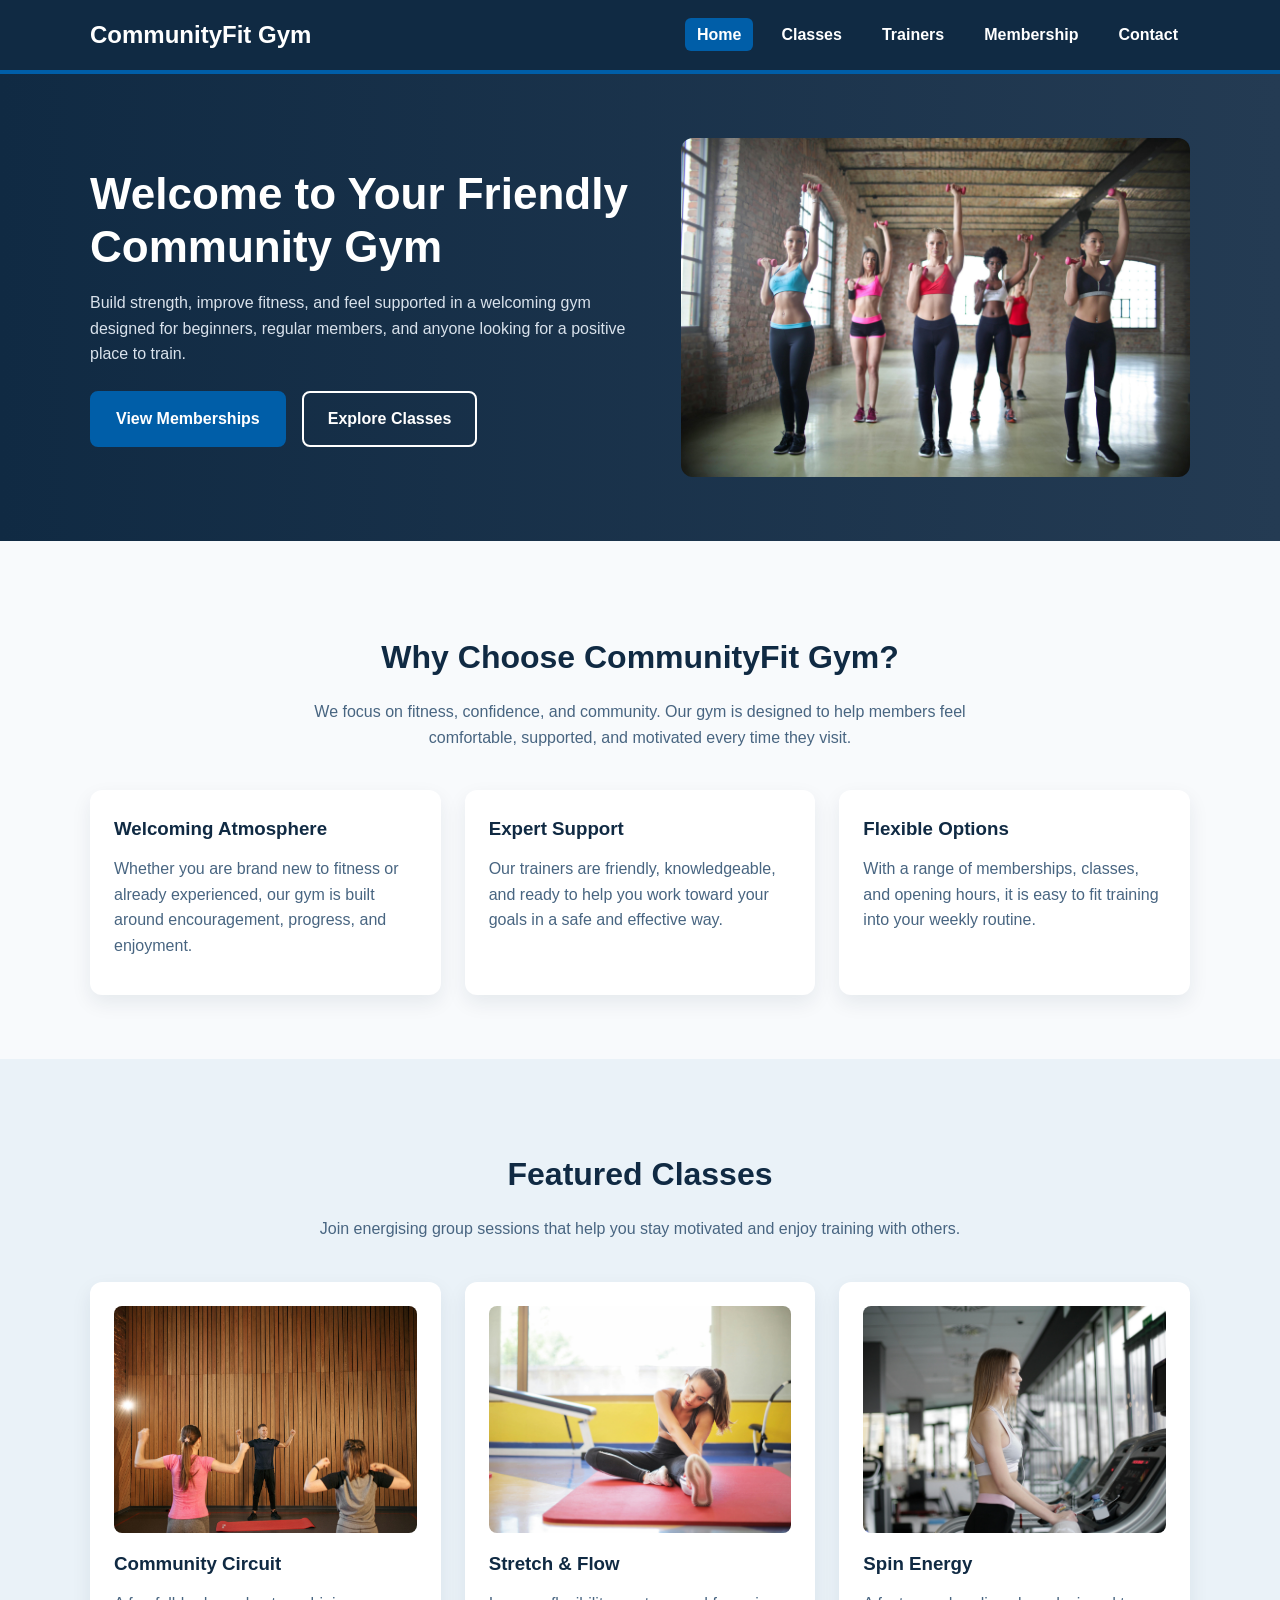
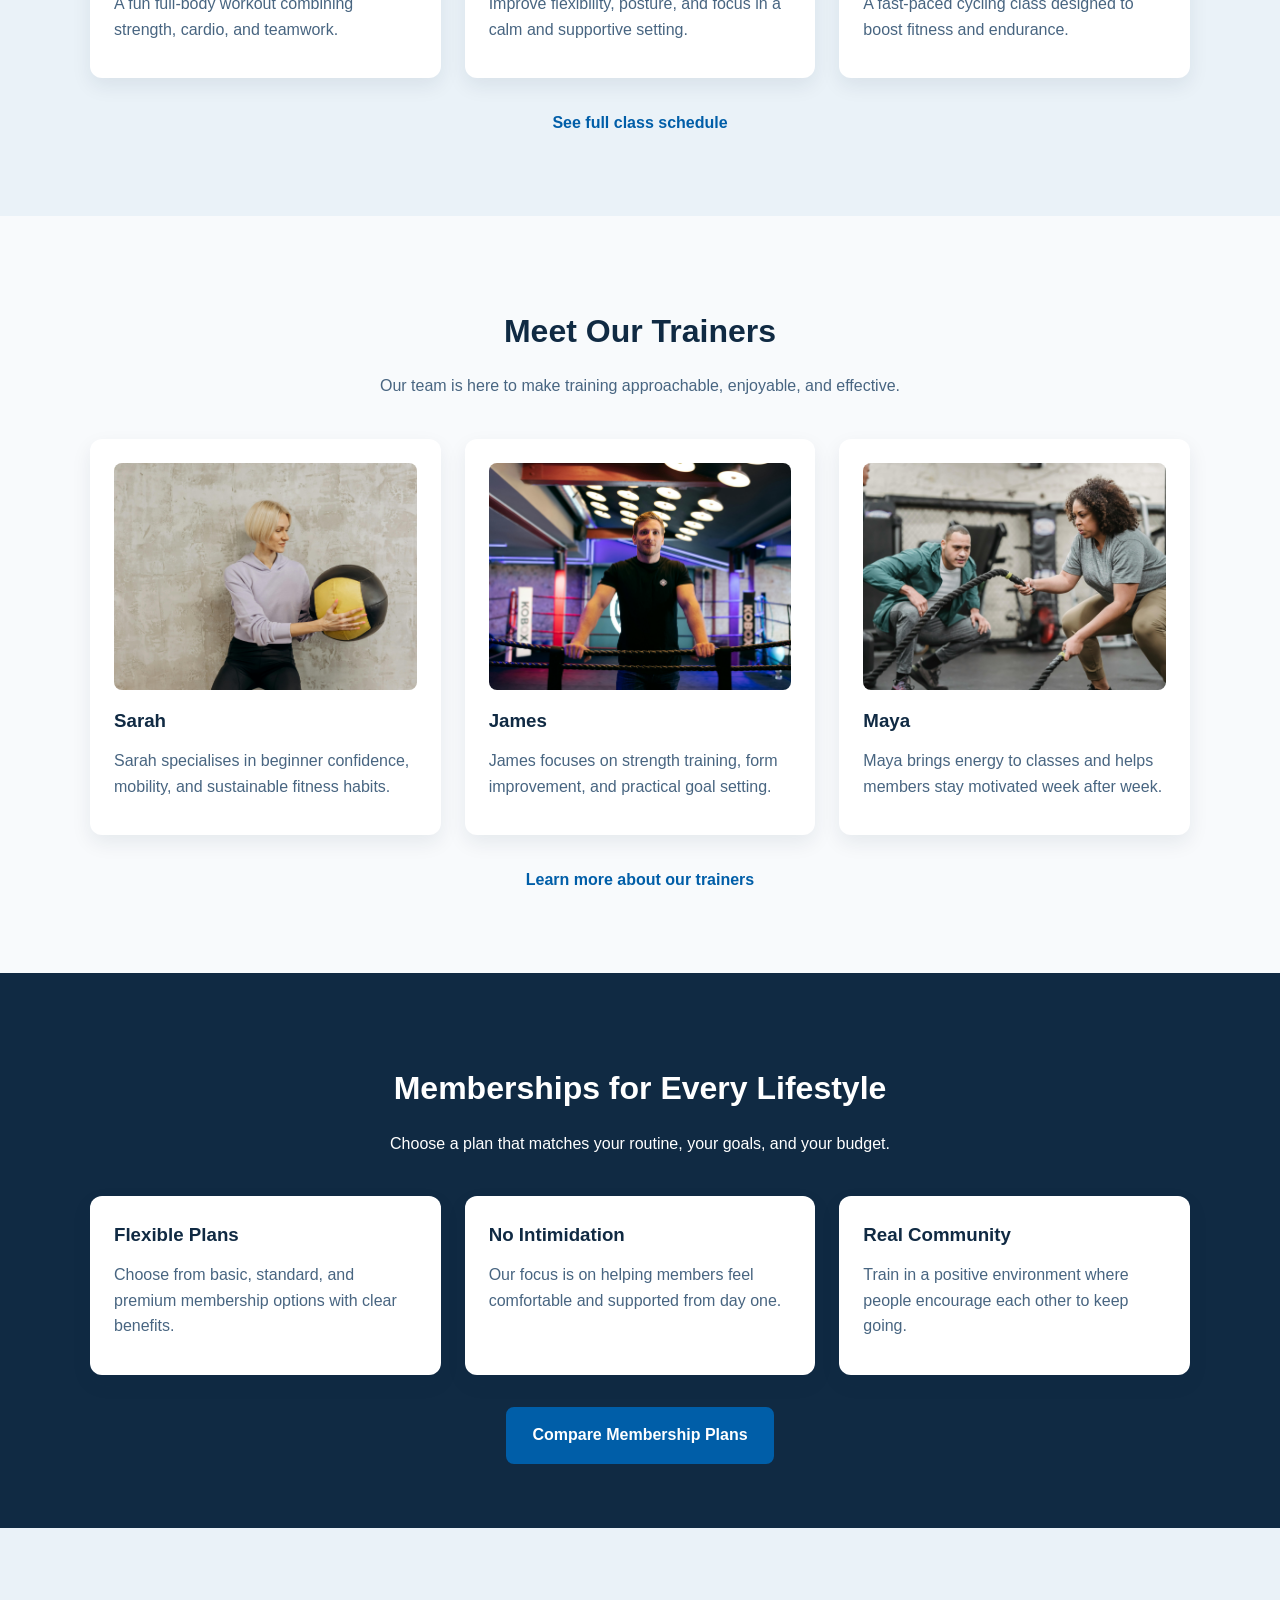
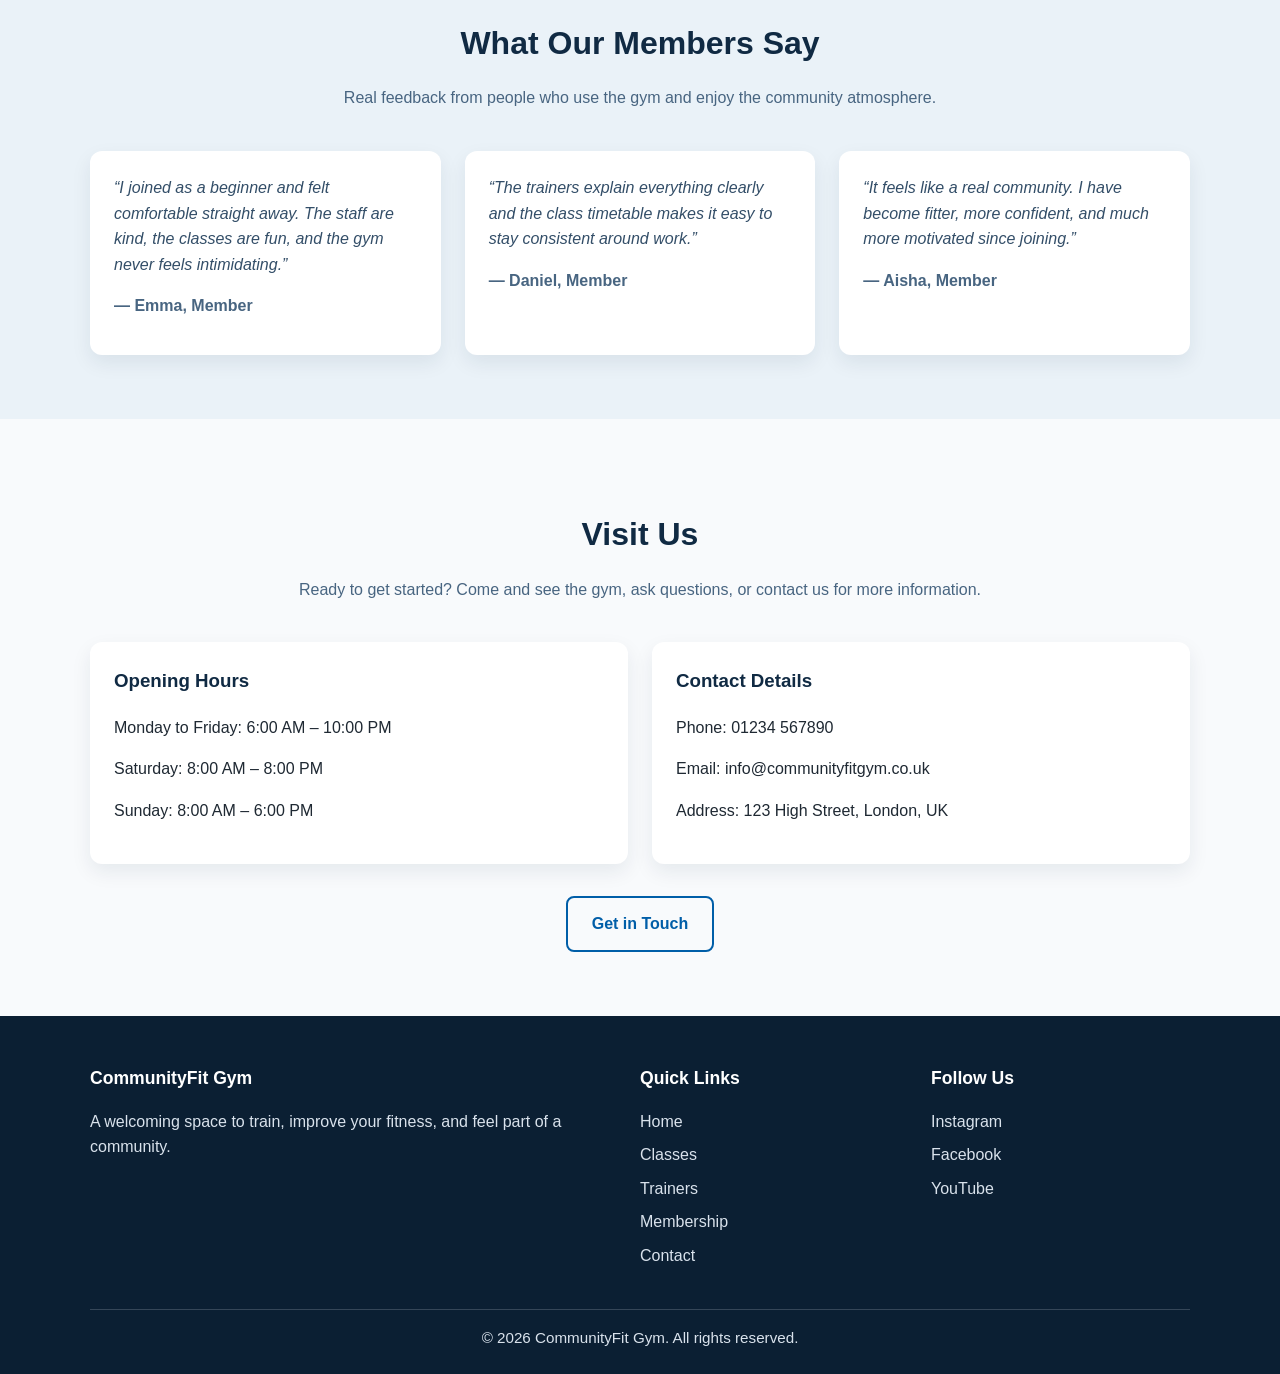
<file: index.html>
<!DOCTYPE html>
<html lang="en">
<head>
  <meta charset="UTF-8">
  <meta name="viewport" content="width=device-width, initial-scale=1.0">
  <title>CommunityFit Gym | Home</title>
  <meta name="description" content="CommunityFit Gym is a friendly local gym offering motivating fitness spaces, expert trainers, group classes, and flexible memberships.">
  <link rel="stylesheet" href="css/style.css">
</head>
<body>
  <!-- Site Header -->
  <header>
    <div class="container">
      <a href="index.html" class="logo">CommunityFit Gym</a>

      <nav aria-label="Main navigation">
        <ul class="nav-links">
          <li><a href="index.html" aria-current="page">Home</a></li>
          <li><a href="classes.html">Classes</a></li>
          <li><a href="trainers.html">Trainers</a></li>
          <li><a href="membership.html">Membership</a></li>
          <li><a href="contact.html">Contact</a></li>
        </ul>
      </nav>
    </div>
  </header>

  <main>
    <!-- Hero Section -->
    <section class="hero">
      <div class="container hero-content">
        <div class="hero-text">
          <h1>Welcome to Your Friendly Community Gym</h1>
          <p>
            Build strength, improve fitness, and feel supported in a welcoming
            gym designed for beginners, regular members, and anyone looking for
            a positive place to train.
          </p>
          <div class="hero-buttons">
            <a href="membership.html" class="btn">View Memberships</a>
            <a href="classes.html" class="btn btn-secondary">Explore Classes</a>
          </div>
        </div>

        <div class="hero-image">
          <img src="images/gym-hero.jpg" alt="People enjoying a workout together in a friendly gym environment">
        </div>
      </div>
    </section>

    <!-- About Section -->
    <section class="section">
      <div class="container">
        <div class="section-heading">
          <h2>Why Choose CommunityFit Gym?</h2>
          <p>
            We focus on fitness, confidence, and community. Our gym is designed
            to help members feel comfortable, supported, and motivated every time
            they visit.
          </p>
        </div>

        <div class="card-grid">
          <article class="card">
            <h3>Welcoming Atmosphere</h3>
            <p>
              Whether you are brand new to fitness or already experienced, our
              gym is built around encouragement, progress, and enjoyment.
            </p>
          </article>

          <article class="card">
            <h3>Expert Support</h3>
            <p>
              Our trainers are friendly, knowledgeable, and ready to help you
              work toward your goals in a safe and effective way.
            </p>
          </article>

          <article class="card">
            <h3>Flexible Options</h3>
            <p>
              With a range of memberships, classes, and opening hours, it is easy
              to fit training into your weekly routine.
            </p>
          </article>
        </div>
      </div>
    </section>

    <!-- Featured Classes -->
    <section class="section section-alt">
      <div class="container">
        <div class="section-heading">
          <h2>Featured Classes</h2>
          <p>
            Join energising group sessions that help you stay motivated and enjoy
            training with others.
          </p>
        </div>

        <div class="card-grid">
          <article class="card">
            <img src="images/community-circuit.jpg" alt="Group circuit training session in progress">
            <h3>Community Circuit</h3>
            <p>
              A fun full-body workout combining strength, cardio, and teamwork.
            </p>
          </article>

          <article class="card">
            <img src="images/stretch-and-flow.jpg" alt="Yoga class focused on stretching and balance">
            <h3>Stretch & Flow</h3>
            <p>
              Improve flexibility, posture, and focus in a calm and supportive setting.
            </p>
          </article>

          <article class="card">
            <img src="images/spin-energy.jpg" alt="Indoor spin class with participants cycling together">
            <h3>Spin Energy</h3>
            <p>
              A fast-paced cycling class designed to boost fitness and endurance.
            </p>
          </article>
        </div>

        <p class="section-link">
          <a href="classes.html" class="text-link">See full class schedule</a>
        </p>
      </div>
    </section>

    <!-- Trainer Preview -->
    <section class="section">
      <div class="container">
        <div class="section-heading">
          <h2>Meet Our Trainers</h2>
          <p>
            Our team is here to make training approachable, enjoyable, and effective.
          </p>
        </div>

        <div class="card-grid">
          <article class="card">
            <img src="images/sarah-female-instructor.jpg" alt="Trainer Sarah smiling in the gym">
            <h3>Sarah</h3>
            <p>
              Sarah specialises in beginner confidence, mobility, and sustainable fitness habits.
            </p>
          </article>

          <article class="card">
            <img src="images/james-male-instructor.jpg" alt="Trainer James standing in a gym training area">
            <h3>James</h3>
            <p>
              James focuses on strength training, form improvement, and practical goal setting.
            </p>
          </article>

          <article class="card">
            <img src="images/maya-female-instructor.jpg" alt="Trainer Maya leading an exercise session">
            <h3>Maya</h3>
            <p>
              Maya brings energy to classes and helps members stay motivated week after week.
            </p>
          </article>
        </div>

        <p class="section-link">
          <a href="trainers.html" class="text-link">Learn more about our trainers</a>
        </p>
      </div>
    </section>

    <!-- Membership CTA -->
    <section class="section cta-section">
      <div class="container">
        <div class="section-heading">
          <h2>Memberships for Every Lifestyle</h2>
          <p>
            Choose a plan that matches your routine, your goals, and your budget.
          </p>
        </div>

        <div class="card-grid">
          <article class="card">
            <h3>Flexible Plans</h3>
            <p>
              Choose from basic, standard, and premium membership options with clear benefits.
            </p>
          </article>

          <article class="card">
            <h3>No Intimidation</h3>
            <p>
              Our focus is on helping members feel comfortable and supported from day one.
            </p>
          </article>

          <article class="card">
            <h3>Real Community</h3>
            <p>
              Train in a positive environment where people encourage each other to keep going.
            </p>
          </article>
        </div>

        <div class="center-content">
          <a href="membership.html" class="btn">Compare Membership Plans</a>
        </div>
      </div>
    </section>

    <!-- Testimonials -->
    <section class="section section-alt">
      <div class="container">
        <div class="section-heading">
          <h2>What Our Members Say</h2>
          <p>
            Real feedback from people who use the gym and enjoy the community atmosphere.
          </p>
        </div>

        <div class="card-grid">
          <div class="card">
            <blockquote>
              “I joined as a beginner and felt comfortable straight away. The staff are kind,
              the classes are fun, and the gym never feels intimidating.”
            </blockquote>
            <p class="testimonial-name">— Emma, Member</p>
          </div>

          <div class="card">
            <blockquote>
              “The trainers explain everything clearly and the class timetable makes it easy
              to stay consistent around work.”
            </blockquote>
            <p class="testimonial-name">— Daniel, Member</p>
          </div>

          <div class="card">
            <blockquote>
              “It feels like a real community. I have become fitter, more confident, and much
              more motivated since joining.”
            </blockquote>
            <p class="testimonial-name">— Aisha, Member</p>
          </div>
        </div>
      </div>
    </section>

    <!-- Contact Preview -->
    <section class="section">
      <div class="container">
        <div class="section-heading">
          <h2>Visit Us</h2>
          <p>
            Ready to get started? Come and see the gym, ask questions, or contact us for more information.
          </p>
        </div>

        <div class="contact-preview">
          <div class="contact-box">
            <h3>Opening Hours</h3>
            <p>Monday to Friday: 6:00 AM – 10:00 PM</p>
            <p>Saturday: 8:00 AM – 8:00 PM</p>
            <p>Sunday: 8:00 AM – 6:00 PM</p>
          </div>

          <div class="contact-box">
            <h3>Contact Details</h3>
            <p>Phone: 01234 567890</p>
            <p>Email: info@communityfitgym.co.uk</p>
            <p>Address: 123 High Street, London, UK</p>
          </div>
        </div>

        <div class="center-content">
          <a href="contact.html" class="btn btn-secondary">Get in Touch</a>
        </div>
      </div>
    </section>
  </main>

  <!-- Site Footer -->
  <footer>
    <div class="container footer-content">
      <div>
        <h2 class="footer-heading">CommunityFit Gym</h2>
        <p>A welcoming space to train, improve your fitness, and feel part of a community.</p>
      </div>

      <div>
        <h2 class="footer-heading">Quick Links</h2>
        <ul class="footer-links">
          <li><a href="index.html">Home</a></li>
          <li><a href="classes.html">Classes</a></li>
          <li><a href="trainers.html">Trainers</a></li>
          <li><a href="membership.html">Membership</a></li>
          <li><a href="contact.html">Contact</a></li>
        </ul>
      </div>

      <div>
        <h2 class="footer-heading">Follow Us</h2>
        <ul class="footer-links">
          <li><a href="https://www.instagram.com/" target="_blank" rel="noopener noreferrer">Instagram</a></li>
          <li><a href="https://www.facebook.com/" target="_blank" rel="noopener noreferrer">Facebook</a></li>
          <li><a href="https://www.youtube.com/" target="_blank" rel="noopener noreferrer">YouTube</a></li>
        </ul>
      </div>
    </div>

    <div class="container">
      <p class="copyright">&copy; 2026 CommunityFit Gym. All rights reserved.</p>
    </div>
  </footer>
</body>
</html>
</file>
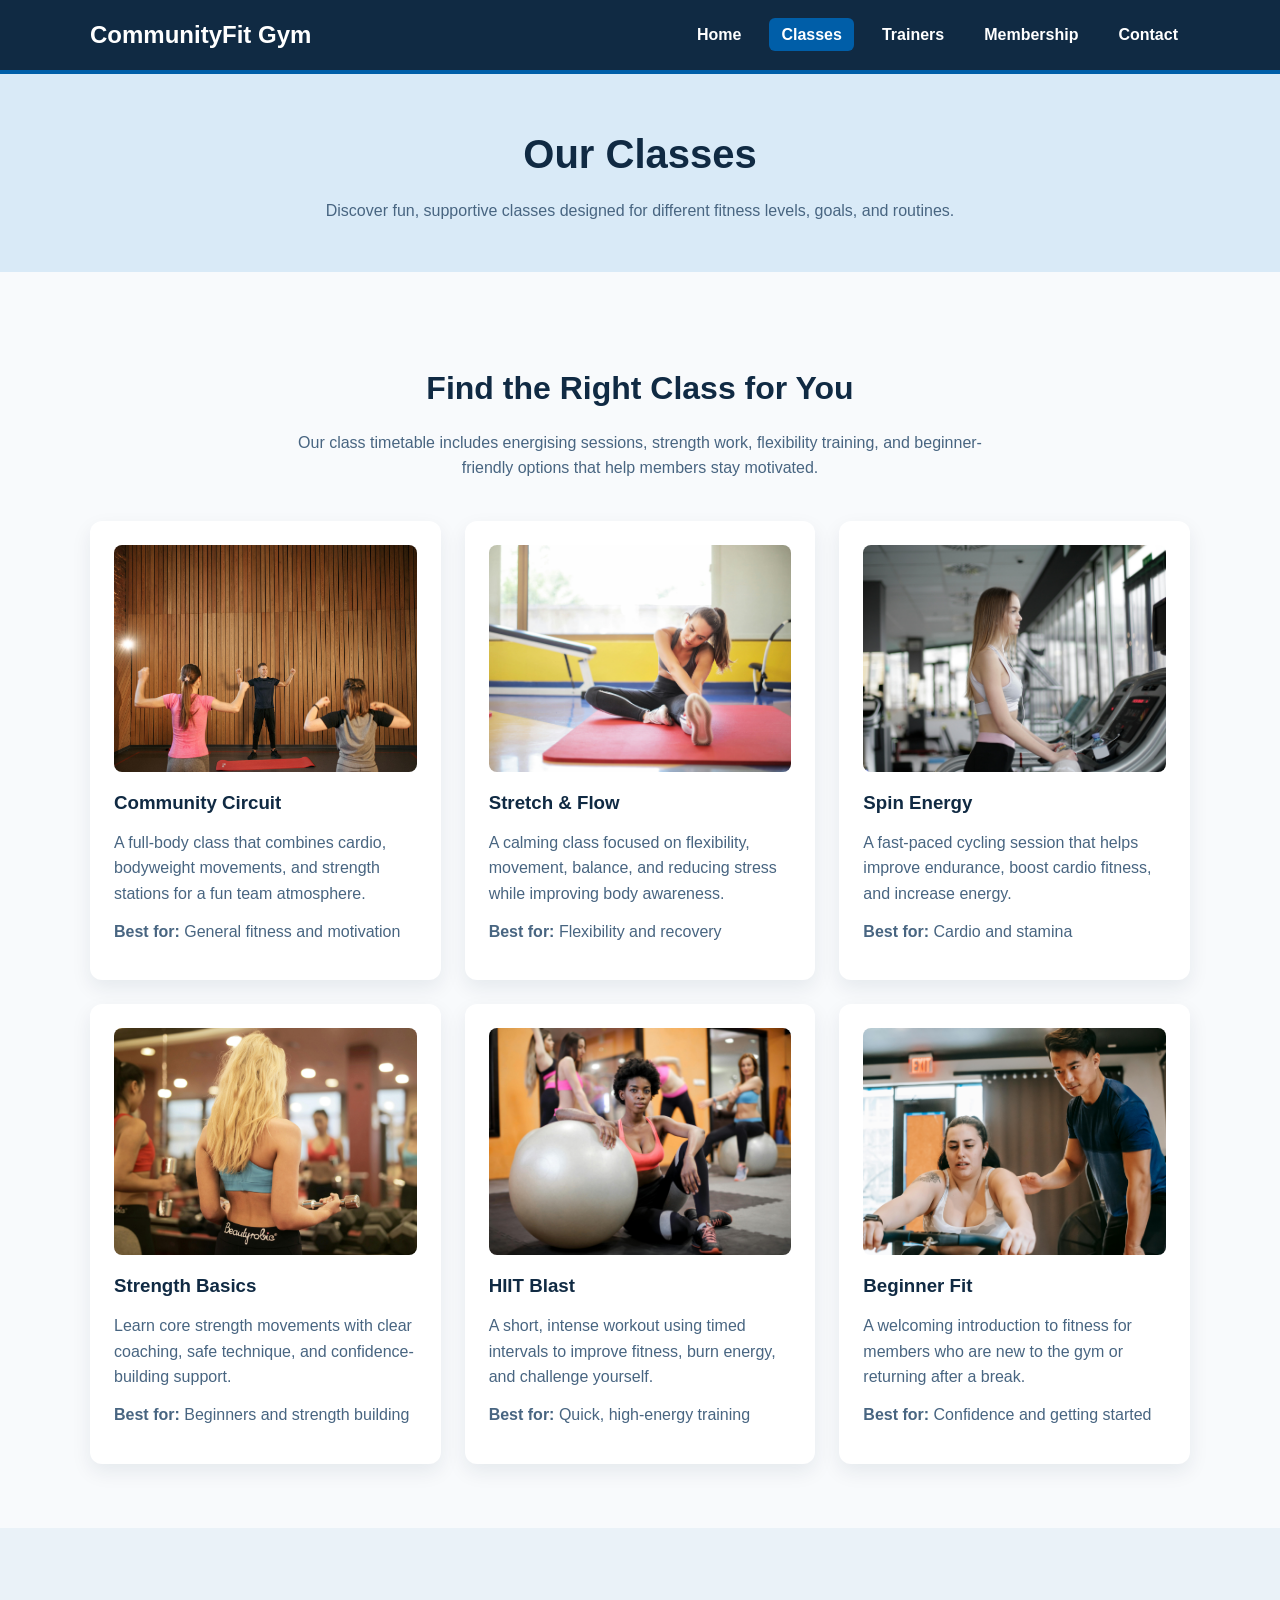
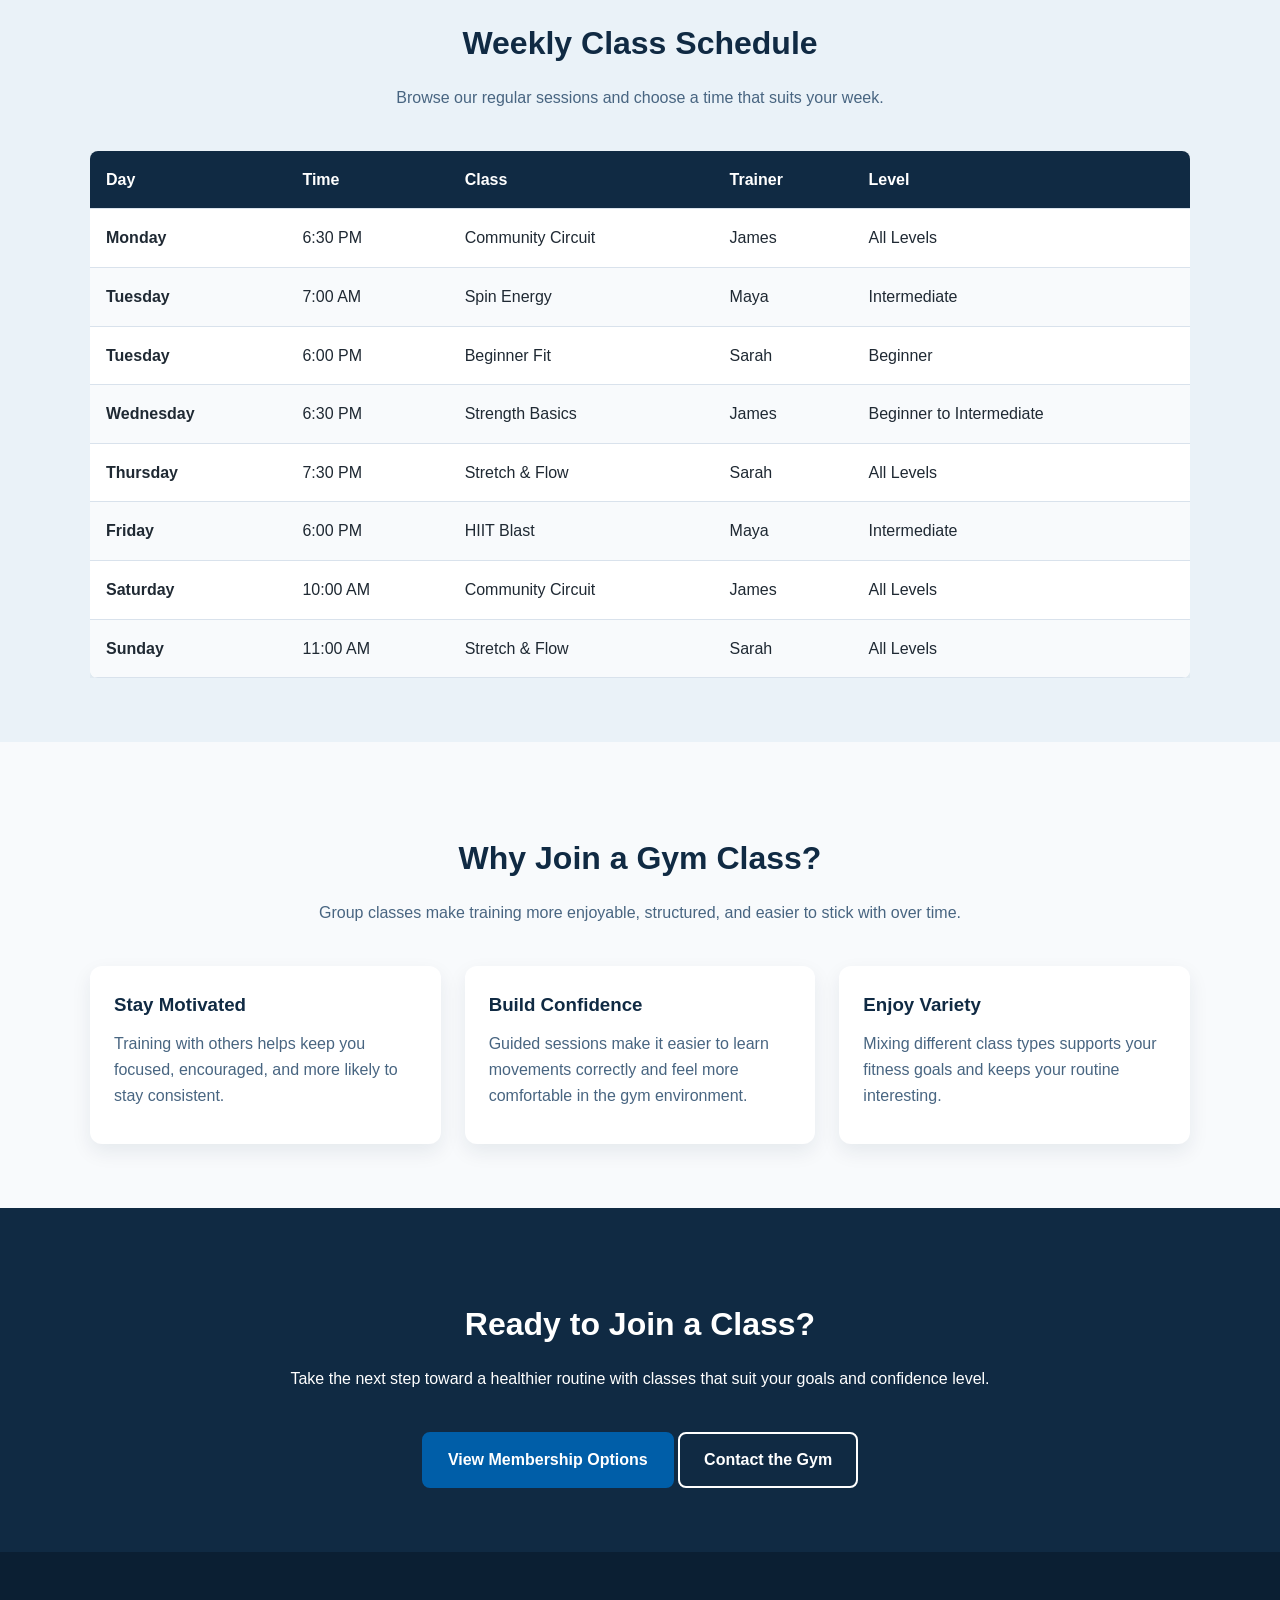
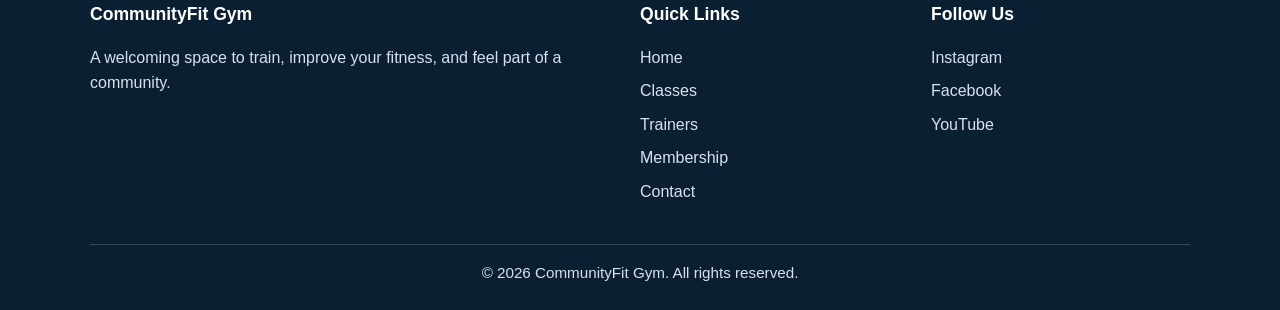
<file: classes.html>
<!DOCTYPE html>
<html lang="en">
<head>
  <meta charset="UTF-8">
  <meta name="viewport" content="width=device-width, initial-scale=1.0">
  <title>CommunityFit Gym | Classes</title>
  <meta name="description" content="Explore fitness classes at CommunityFit Gym, including strength, cardio, yoga, spin, and beginner-friendly sessions with a clear weekly schedule.">
  <link rel="stylesheet" href="css/style.css">
</head>
<body>
  <!-- Site Header -->
  <header>
    <div class="container">
      <a href="index.html" class="logo">CommunityFit Gym</a>

      <nav aria-label="Main navigation">
        <ul class="nav-links">
          <li><a href="index.html">Home</a></li>
          <li><a href="classes.html" aria-current="page">Classes</a></li>
          <li><a href="trainers.html">Trainers</a></li>
          <li><a href="membership.html">Membership</a></li>
          <li><a href="contact.html">Contact</a></li>
        </ul>
      </nav>
    </div>
  </header>

  <main>
    <!-- Page Intro -->
    <section class="page-banner">
      <div class="container">
        <h1>Our Classes</h1>
        <p>
          Discover fun, supportive classes designed for different fitness levels,
          goals, and routines.
        </p>
      </div>
    </section>

    <!-- Classes Overview -->
    <section class="section">
      <div class="container">
        <div class="section-heading">
          <h2>Find the Right Class for You</h2>
          <p>
            Our class timetable includes energising sessions, strength work,
            flexibility training, and beginner-friendly options that help members
            stay motivated.
          </p>
        </div>

        <div class="card-grid">
          <article class="card">
            <img src="images/community-circuit.jpg" alt="Members taking part in a community circuit training session">
            <h3>Community Circuit</h3>
            <p>
              A full-body class that combines cardio, bodyweight movements, and
              strength stations for a fun team atmosphere.
            </p>
            <p><strong>Best for:</strong> General fitness and motivation</p>
          </article>

          <article class="card">
            <img src="images/stretch-and-flow.jpg" alt="Participants stretching in a yoga and flexibility class">
            <h3>Stretch & Flow</h3>
            <p>
              A calming class focused on flexibility, movement, balance, and
              reducing stress while improving body awareness.
            </p>
            <p><strong>Best for:</strong> Flexibility and recovery</p>
          </article>

          <article class="card">
            <img src="images/spin-energy.jpg" alt="Indoor spin class with cyclists exercising together">
            <h3>Spin Energy</h3>
            <p>
              A fast-paced cycling session that helps improve endurance, boost
              cardio fitness, and increase energy.
            </p>
            <p><strong>Best for:</strong> Cardio and stamina</p>
          </article>

          <article class="card">
            <img src="images/strength-basics.jpg" alt="Small group strength training session in the gym">
            <h3>Strength Basics</h3>
            <p>
              Learn core strength movements with clear coaching, safe technique,
              and confidence-building support.
            </p>
            <p><strong>Best for:</strong> Beginners and strength building</p>
          </article>

          <article class="card">
            <img src="images/hiit-blast.jpg" alt="Group high intensity interval training class in progress">
            <h3>HIIT Blast</h3>
            <p>
              A short, intense workout using timed intervals to improve fitness,
              burn energy, and challenge yourself.
            </p>
            <p><strong>Best for:</strong> Quick, high-energy training</p>
          </article>

          <article class="card">
            <img src="images/beginner-fit.jpg" alt="Friendly beginner fitness class with trainer guidance">
            <h3>Beginner Fit</h3>
            <p>
              A welcoming introduction to fitness for members who are new to the
              gym or returning after a break.
            </p>
            <p><strong>Best for:</strong> Confidence and getting started</p>
          </article>
        </div>
      </div>
    </section>

    <!-- Weekly Schedule -->
    <section class="section section-alt">
      <div class="container">
        <div class="section-heading">
          <h2>Weekly Class Schedule</h2>
          <p>
            Browse our regular sessions and choose a time that suits your week.
          </p>
        </div>

        <div class="table-wrapper">
          <table class="schedule-table">
            <caption class="sr-only">CommunityFit Gym weekly classes timetable</caption>
            <thead>
              <tr>
                <th scope="col">Day</th>
                <th scope="col">Time</th>
                <th scope="col">Class</th>
                <th scope="col">Trainer</th>
                <th scope="col">Level</th>
              </tr>
            </thead>
            <tbody>
              <tr>
                <th scope="row">Monday</th>
                <td>6:30 PM</td>
                <td>Community Circuit</td>
                <td>James</td>
                <td>All Levels</td>
              </tr>
              <tr>
                <th scope="row">Tuesday</th>
                <td>7:00 AM</td>
                <td>Spin Energy</td>
                <td>Maya</td>
                <td>Intermediate</td>
              </tr>
              <tr>
                <th scope="row">Tuesday</th>
                <td>6:00 PM</td>
                <td>Beginner Fit</td>
                <td>Sarah</td>
                <td>Beginner</td>
              </tr>
              <tr>
                <th scope="row">Wednesday</th>
                <td>6:30 PM</td>
                <td>Strength Basics</td>
                <td>James</td>
                <td>Beginner to Intermediate</td>
              </tr>
              <tr>
                <th scope="row">Thursday</th>
                <td>7:30 PM</td>
                <td>Stretch & Flow</td>
                <td>Sarah</td>
                <td>All Levels</td>
              </tr>
              <tr>
                <th scope="row">Friday</th>
                <td>6:00 PM</td>
                <td>HIIT Blast</td>
                <td>Maya</td>
                <td>Intermediate</td>
              </tr>
              <tr>
                <th scope="row">Saturday</th>
                <td>10:00 AM</td>
                <td>Community Circuit</td>
                <td>James</td>
                <td>All Levels</td>
              </tr>
              <tr>
                <th scope="row">Sunday</th>
                <td>11:00 AM</td>
                <td>Stretch & Flow</td>
                <td>Sarah</td>
                <td>All Levels</td>
              </tr>
            </tbody>
          </table>
        </div>
      </div>
    </section>

    <!-- Class Benefits -->
    <section class="section">
      <div class="container">
        <div class="section-heading">
          <h2>Why Join a Gym Class?</h2>
          <p>
            Group classes make training more enjoyable, structured, and easier to
            stick with over time.
          </p>
        </div>

        <div class="card-grid">
          <article class="card">
            <h3>Stay Motivated</h3>
            <p>
              Training with others helps keep you focused, encouraged, and more
              likely to stay consistent.
            </p>
          </article>

          <article class="card">
            <h3>Build Confidence</h3>
            <p>
              Guided sessions make it easier to learn movements correctly and feel
              more comfortable in the gym environment.
            </p>
          </article>

          <article class="card">
            <h3>Enjoy Variety</h3>
            <p>
              Mixing different class types supports your fitness goals and keeps
              your routine interesting.
            </p>
          </article>
        </div>
      </div>
    </section>

    <!-- Call to Action -->
    <section class="section cta-section">
      <div class="container">
        <div class="section-heading">
          <h2>Ready to Join a Class?</h2>
          <p>
            Take the next step toward a healthier routine with classes that suit
            your goals and confidence level.
          </p>
        </div>

        <div class="center-content">
          <a href="membership.html" class="btn">View Membership Options</a>
          <a href="contact.html" class="btn btn-secondary">Contact the Gym</a>
        </div>
      </div>
    </section>
  </main>

  <!-- Site Footer -->
  <footer>
    <div class="container footer-content">
      <div>
        <h2 class="footer-heading">CommunityFit Gym</h2>
        <p>A welcoming space to train, improve your fitness, and feel part of a community.</p>
      </div>

      <div>
        <h2 class="footer-heading">Quick Links</h2>
        <ul class="footer-links">
          <li><a href="index.html">Home</a></li>
          <li><a href="classes.html">Classes</a></li>
          <li><a href="trainers.html">Trainers</a></li>
          <li><a href="membership.html">Membership</a></li>
          <li><a href="contact.html">Contact</a></li>
        </ul>
      </div>

      <div>
        <h2 class="footer-heading">Follow Us</h2>
        <ul class="footer-links">
          <li><a href="https://www.instagram.com/" target="_blank" rel="noopener noreferrer">Instagram</a></li>
          <li><a href="https://www.facebook.com/" target="_blank" rel="noopener noreferrer">Facebook</a></li>
          <li><a href="https://www.youtube.com/" target="_blank" rel="noopener noreferrer">YouTube</a></li>
        </ul>
      </div>
    </div>

    <div class="container">
      <p class="copyright">&copy; 2026 CommunityFit Gym. All rights reserved.</p>
    </div>
  </footer>
</body>
</html>
</file>
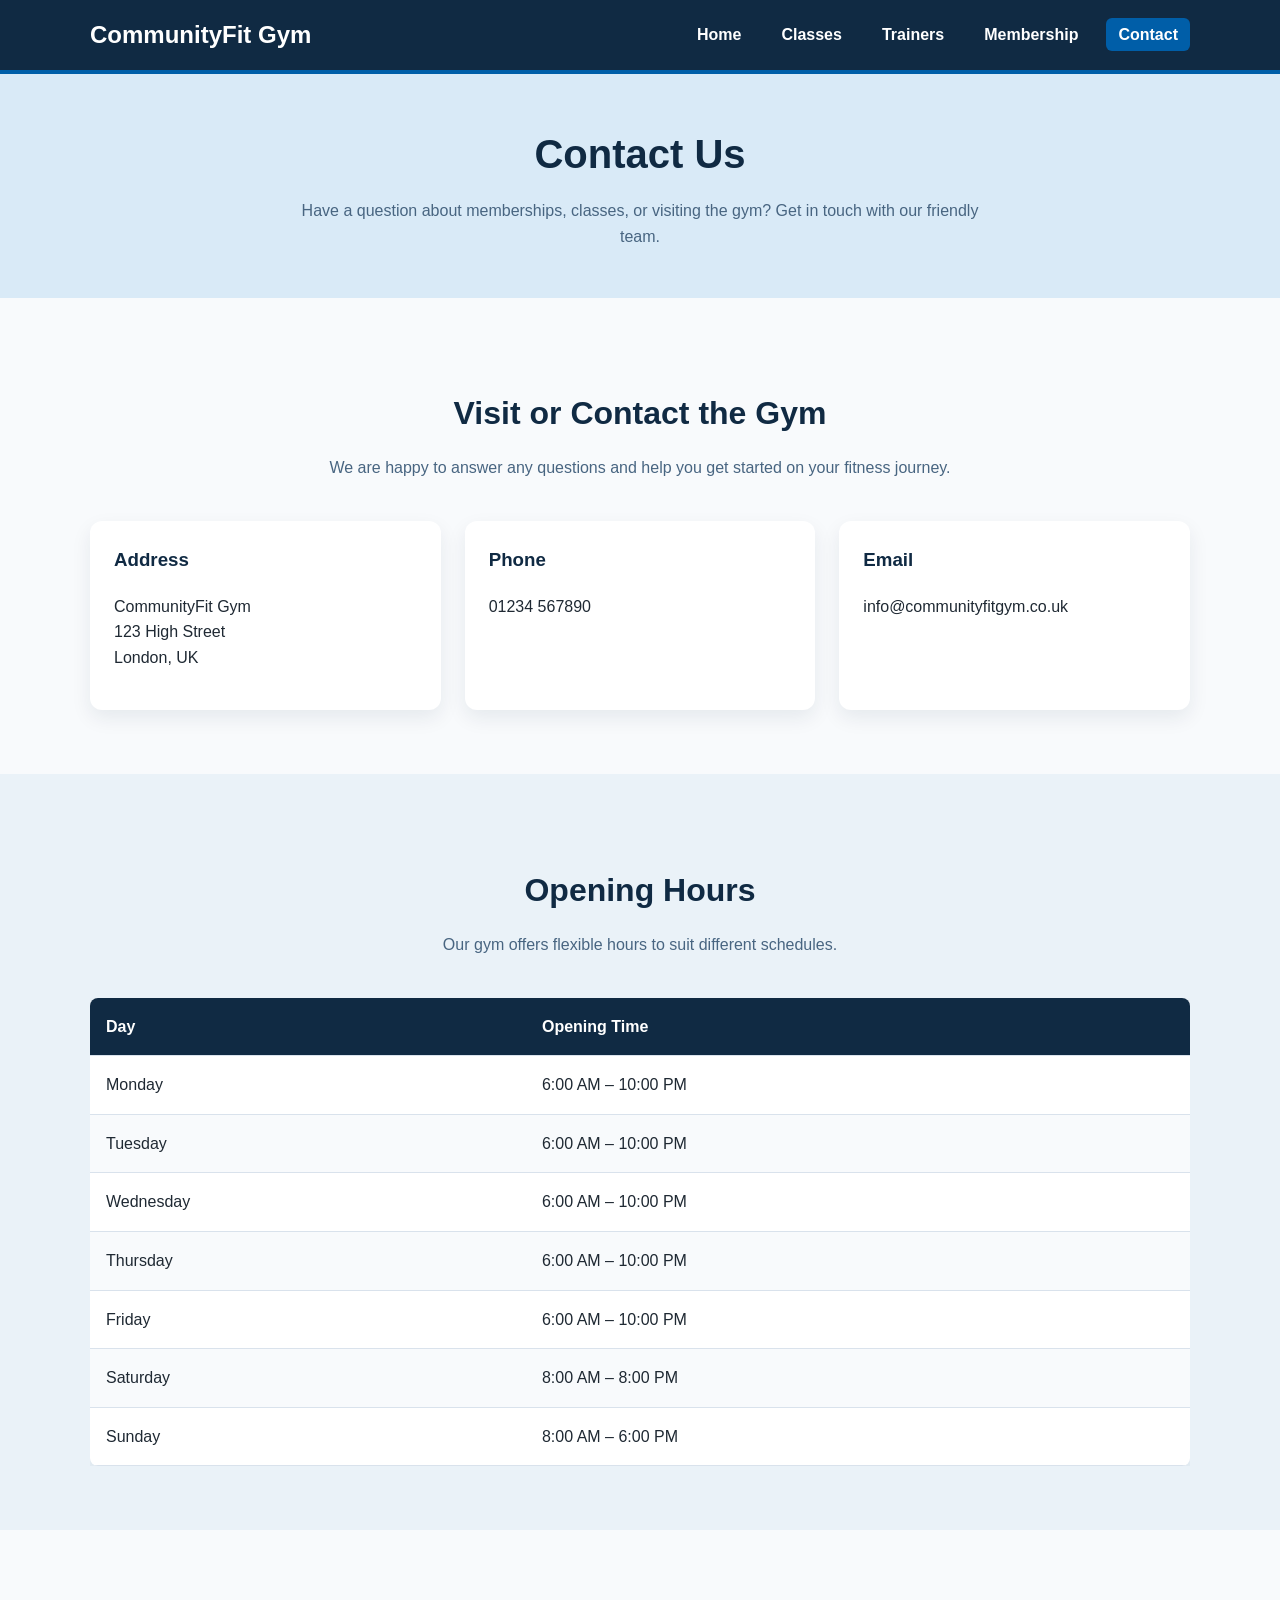
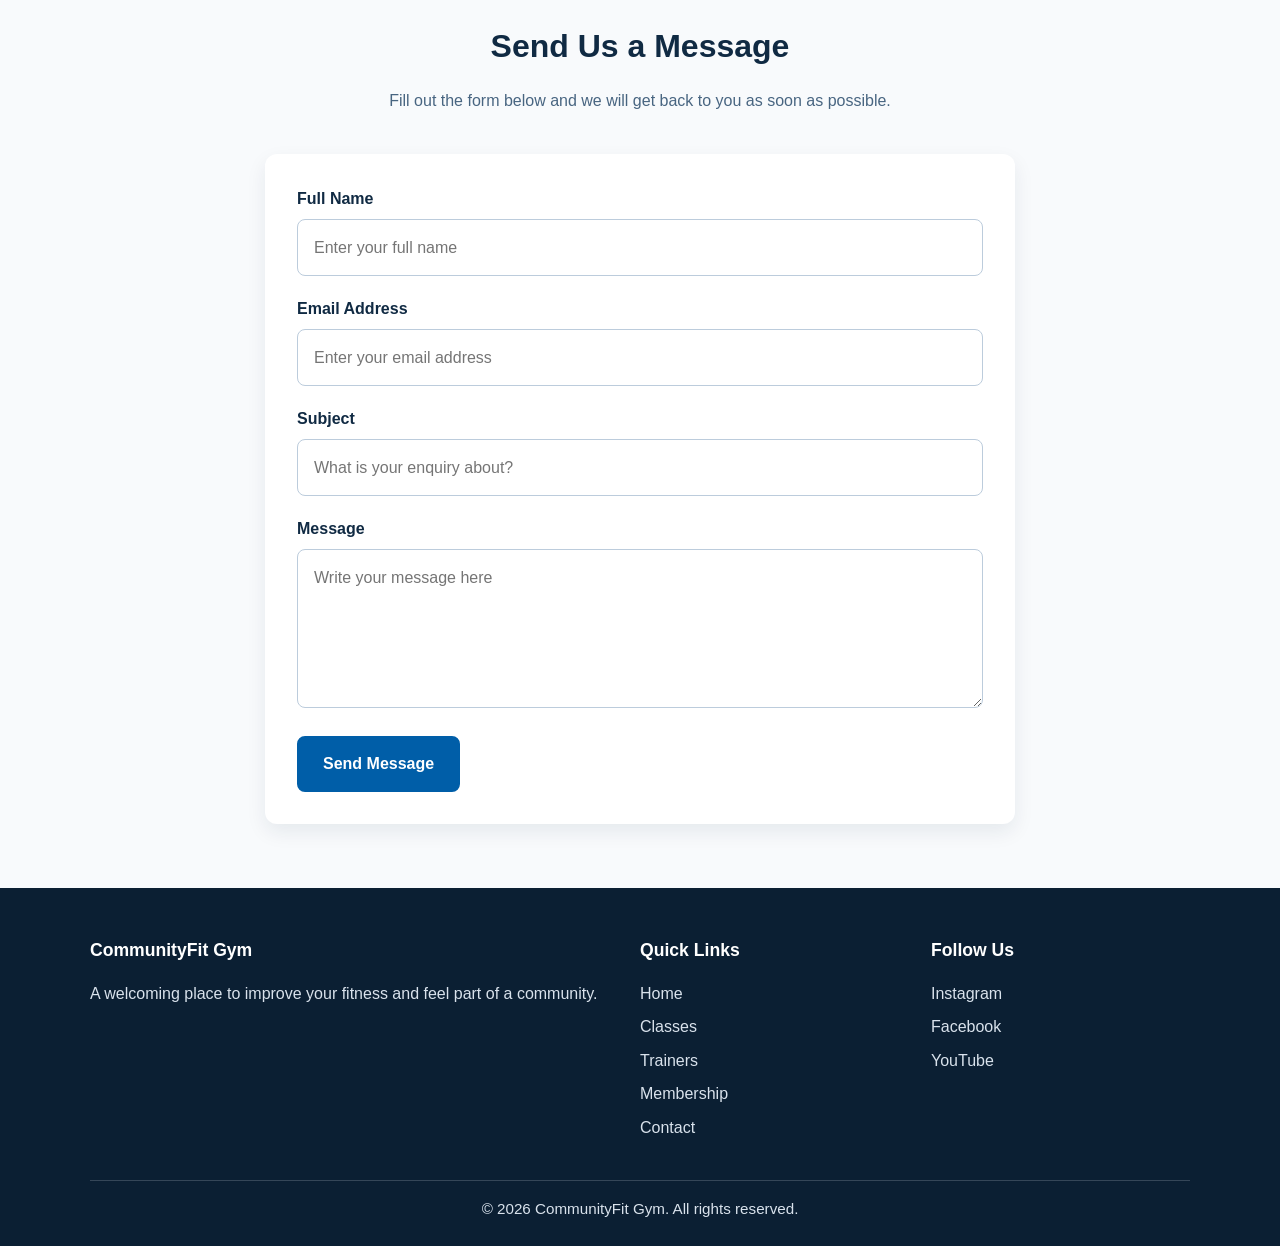
<file: contact.html>
<!DOCTYPE html>
<html lang="en">
<head>
  <meta charset="UTF-8">
  <meta name="viewport" content="width=device-width, initial-scale=1.0">
  <title>CommunityFit Gym | Contact</title>
  <meta name="description" content="Contact CommunityFit Gym for membership enquiries, opening hours, and gym location details.">
  <link rel="stylesheet" href="css/style.css">
</head>
<body>

  <!-- Site Header -->
  <header>
    <div class="container">
      <a href="index.html" class="logo">CommunityFit Gym</a>

      <nav aria-label="Main navigation">
        <ul class="nav-links">
          <li><a href="index.html">Home</a></li>
          <li><a href="classes.html">Classes</a></li>
          <li><a href="trainers.html">Trainers</a></li>
          <li><a href="membership.html">Membership</a></li>
          <li><a href="contact.html" aria-current="page">Contact</a></li>
        </ul>
      </nav>
    </div>
  </header>

  <main>

    <!-- Page Banner -->
    <section class="page-banner">
      <div class="container">
        <h1>Contact Us</h1>
        <p>
          Have a question about memberships, classes, or visiting the gym?
          Get in touch with our friendly team.
        </p>
      </div>
    </section>

    <!-- Contact Information -->
    <section class="section">
      <div class="container">

        <div class="section-heading">
          <h2>Visit or Contact the Gym</h2>
          <p>
            We are happy to answer any questions and help you get started on
            your fitness journey.
          </p>
        </div>

        <div class="contact-grid">

          <div class="contact-box">
            <h3>Address</h3>
            <p>
              CommunityFit Gym<br>
              123 High Street<br>
              London, UK
            </p>
          </div>

          <div class="contact-box">
            <h3>Phone</h3>
            <p>01234 567890</p>
          </div>

          <div class="contact-box">
            <h3>Email</h3>
            <p>info@communityfitgym.co.uk</p>
          </div>

        </div>

      </div>
    </section>

    <!-- Opening Hours -->
    <section class="section section-alt">
      <div class="container">

        <div class="section-heading">
          <h2>Opening Hours</h2>
          <p>Our gym offers flexible hours to suit different schedules.</p>
        </div>

        <div class="hours-table-wrapper">
          <table class="hours-table">
            <thead>
              <tr>
                <th>Day</th>
                <th>Opening Time</th>
              </tr>
            </thead>
            <tbody>
              <tr>
                <td>Monday</td>
                <td>6:00 AM – 10:00 PM</td>
              </tr>
              <tr>
                <td>Tuesday</td>
                <td>6:00 AM – 10:00 PM</td>
              </tr>
              <tr>
                <td>Wednesday</td>
                <td>6:00 AM – 10:00 PM</td>
              </tr>
              <tr>
                <td>Thursday</td>
                <td>6:00 AM – 10:00 PM</td>
              </tr>
              <tr>
                <td>Friday</td>
                <td>6:00 AM – 10:00 PM</td>
              </tr>
              <tr>
                <td>Saturday</td>
                <td>8:00 AM – 8:00 PM</td>
              </tr>
              <tr>
                <td>Sunday</td>
                <td>8:00 AM – 6:00 PM</td>
              </tr>
            </tbody>
          </table>
        </div>

      </div>
    </section>

    <!-- Contact Form -->
    <section class="section">
      <div class="container">

        <div class="section-heading">
          <h2>Send Us a Message</h2>
          <p>
            Fill out the form below and we will get back to you as soon as possible.
          </p>
        </div>

        <form class="contact-form" action="thankyou.html" method="get">

          <div class="form-group">
            <label for="name">Full Name</label>
            <input
              type="text"
              id="name"
              name="name"
              placeholder="Enter your full name"
              required
            >
          </div>

          <div class="form-group">
            <label for="email">Email Address</label>
            <input
              type="email"
              id="email"
              name="email"
              placeholder="Enter your email address"
              required
            >
          </div>

          <div class="form-group">
            <label for="subject">Subject</label>
            <input
              type="text"
              id="subject"
              name="subject"
              placeholder="What is your enquiry about?"
            >
          </div>

          <div class="form-group">
            <label for="message">Message</label>
            <textarea
              id="message"
              name="message"
              rows="5"
              placeholder="Write your message here"
              required
            ></textarea>
          </div>

          <button type="submit" class="btn">Send Message</button>

        </form>

      </div>
    </section>

  </main>

  <!-- Site Footer -->
  <footer>
    <div class="container footer-content">

      <div>
        <h2 class="footer-heading">CommunityFit Gym</h2>
        <p>A welcoming place to improve your fitness and feel part of a community.</p>
      </div>

      <div>
        <h2 class="footer-heading">Quick Links</h2>
        <ul class="footer-links">
          <li><a href="index.html">Home</a></li>
          <li><a href="classes.html">Classes</a></li>
          <li><a href="trainers.html">Trainers</a></li>
          <li><a href="membership.html">Membership</a></li>
          <li><a href="contact.html">Contact</a></li>
        </ul>
      </div>

      <div>
        <h2 class="footer-heading">Follow Us</h2>
        <ul class="footer-links">
          <li><a href="https://www.instagram.com/" target="_blank" rel="noopener noreferrer">Instagram</a></li>
          <li><a href="https://www.facebook.com/" target="_blank" rel="noopener noreferrer">Facebook</a></li>
          <li><a href="https://www.youtube.com/" target="_blank" rel="noopener noreferrer">YouTube</a></li>
        </ul>
      </div>

    </div>

    <div class="container">
      <p class="copyright">&copy; 2026 CommunityFit Gym. All rights reserved.</p>
    </div>
  </footer>

</body>
</html>
</file>
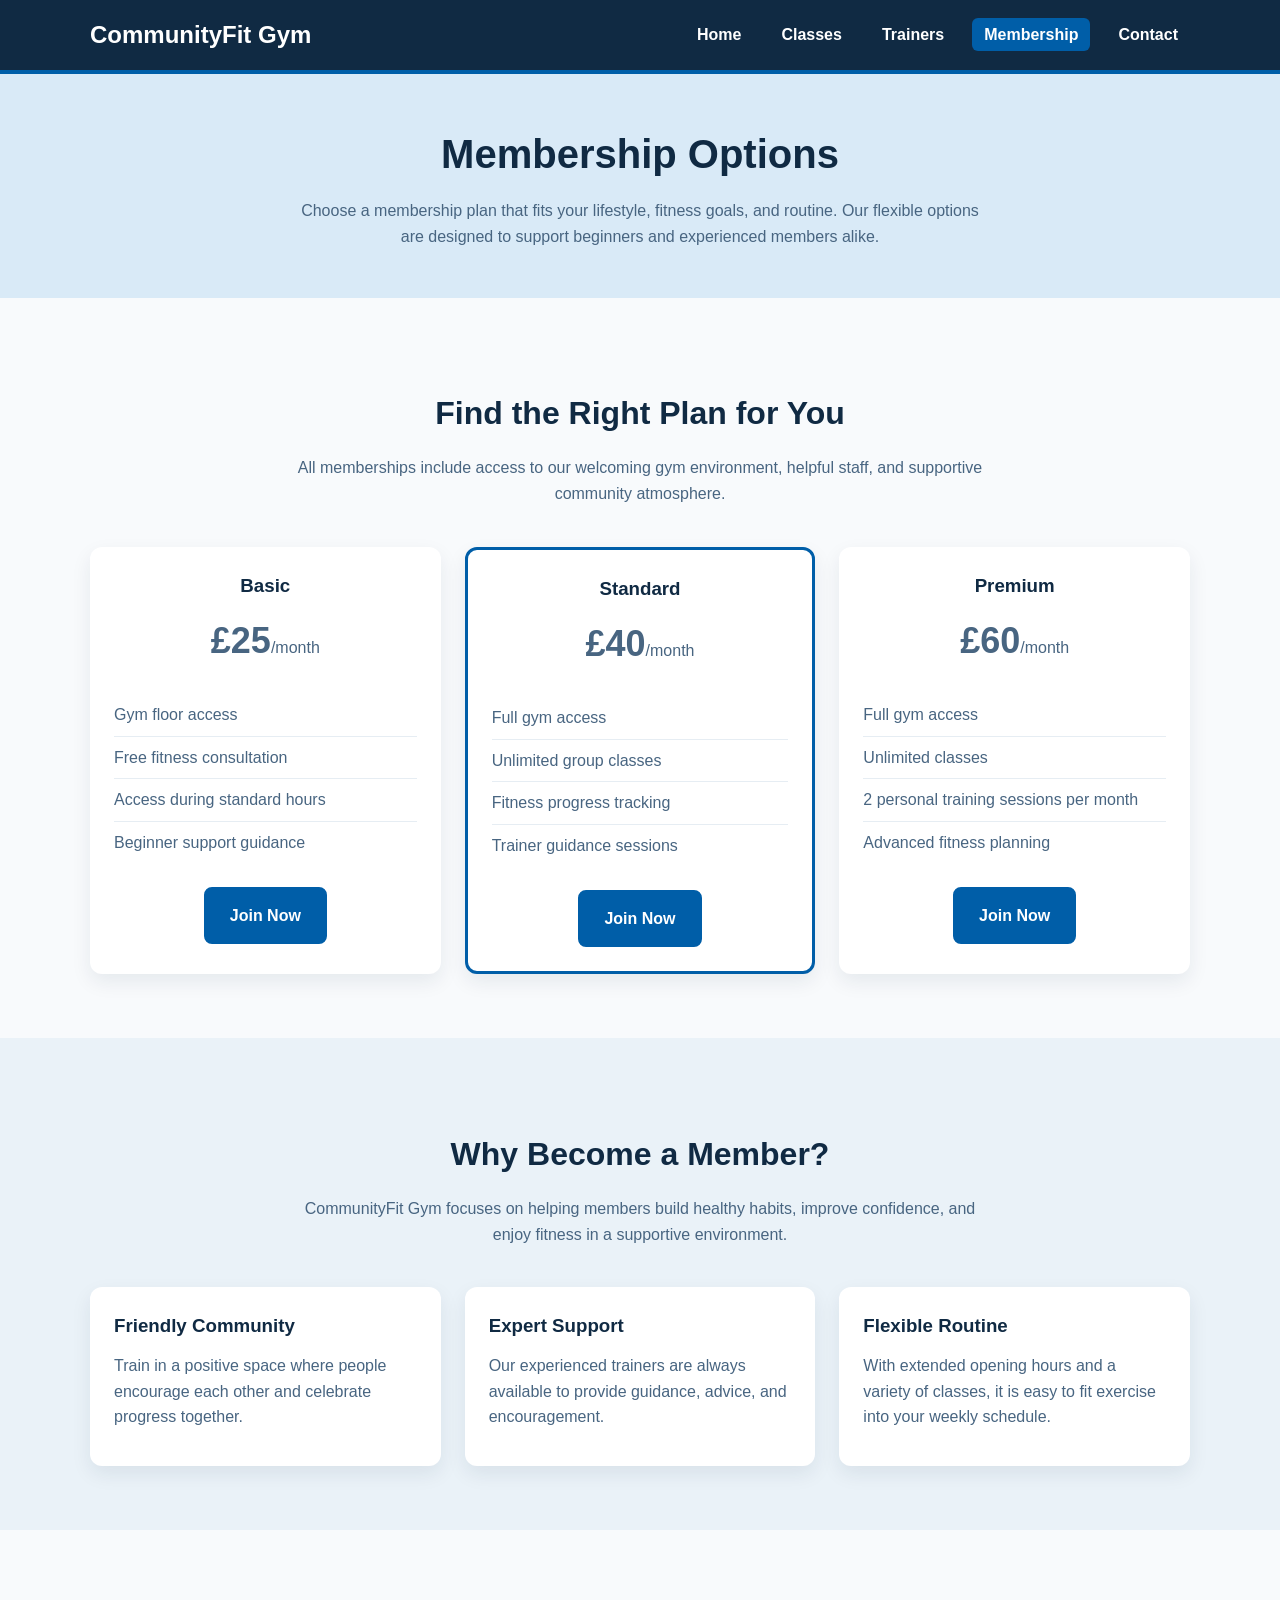
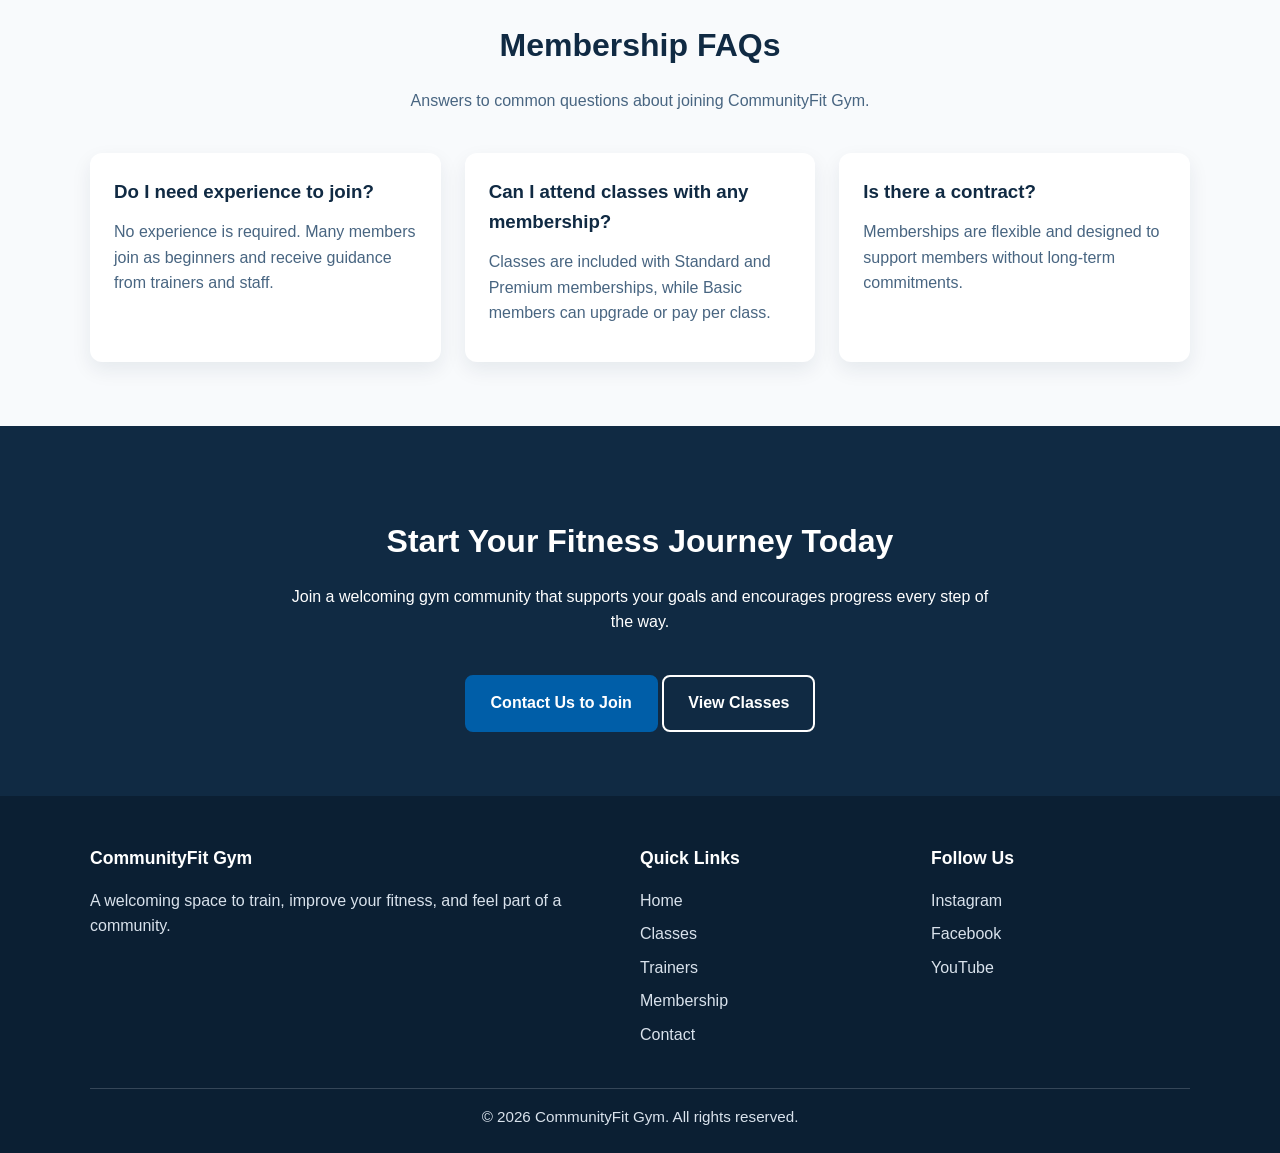
<file: membership.html>
<!DOCTYPE html>
<html lang="en">
<head>
  <meta charset="UTF-8">
  <meta name="viewport" content="width=device-width, initial-scale=1.0">
  <title>CommunityFit Gym | Membership</title>
  <meta name="description" content="Explore flexible membership options at CommunityFit Gym with affordable plans designed for beginners, regular members, and fitness enthusiasts.">
  <link rel="stylesheet" href="css/style.css">
</head>
<body>
  <!-- Site Header -->
  <header>
    <div class="container">
      <a href="index.html" class="logo">CommunityFit Gym</a>

      <nav aria-label="Main navigation">
        <ul class="nav-links">
          <li><a href="index.html">Home</a></li>
          <li><a href="classes.html">Classes</a></li>
          <li><a href="trainers.html">Trainers</a></li>
          <li><a href="membership.html" aria-current="page">Membership</a></li>
          <li><a href="contact.html">Contact</a></li>
        </ul>
      </nav>
    </div>
  </header>

  <main>
    <!-- Page Banner -->
    <section class="page-banner">
      <div class="container">
        <h1>Membership Options</h1>
        <p>
          Choose a membership plan that fits your lifestyle, fitness goals, and routine.
          Our flexible options are designed to support beginners and experienced members alike.
        </p>
      </div>
    </section>

    <!-- Membership Plans -->
    <section class="section">
      <div class="container">
        <div class="section-heading">
          <h2>Find the Right Plan for You</h2>
          <p>
            All memberships include access to our welcoming gym environment,
            helpful staff, and supportive community atmosphere.
          </p>
        </div>

        <div class="card-grid membership-grid">
          <!-- Basic Plan -->
          <article class="card membership-card">
            <h3>Basic</h3>
            <p class="price">£25<span>/month</span></p>

            <ul class="membership-features">
              <li>Gym floor access</li>
              <li>Free fitness consultation</li>
              <li>Access during standard hours</li>
              <li>Beginner support guidance</li>
            </ul>

            <a href="contact.html" class="btn">Join Now</a>
          </article>

          <!-- Standard Plan -->
          <article class="card membership-card featured-plan">
            <h3>Standard</h3>
            <p class="price">£40<span>/month</span></p>

            <ul class="membership-features">
              <li>Full gym access</li>
              <li>Unlimited group classes</li>
              <li>Fitness progress tracking</li>
              <li>Trainer guidance sessions</li>
            </ul>

            <a href="contact.html" class="btn">Join Now</a>
          </article>

          <!-- Premium Plan -->
          <article class="card membership-card">
            <h3>Premium</h3>
            <p class="price">£60<span>/month</span></p>

            <ul class="membership-features">
              <li>Full gym access</li>
              <li>Unlimited classes</li>
              <li>2 personal training sessions per month</li>
              <li>Advanced fitness planning</li>
            </ul>

            <a href="contact.html" class="btn">Join Now</a>
          </article>
        </div>
      </div>
    </section>

    <!-- Membership Benefits -->
    <section class="section section-alt">
      <div class="container">
        <div class="section-heading">
          <h2>Why Become a Member?</h2>
          <p>
            CommunityFit Gym focuses on helping members build healthy habits,
            improve confidence, and enjoy fitness in a supportive environment.
          </p>
        </div>

        <div class="card-grid">
          <article class="card">
            <h3>Friendly Community</h3>
            <p>
              Train in a positive space where people encourage each other and
              celebrate progress together.
            </p>
          </article>

          <article class="card">
            <h3>Expert Support</h3>
            <p>
              Our experienced trainers are always available to provide guidance,
              advice, and encouragement.
            </p>
          </article>

          <article class="card">
            <h3>Flexible Routine</h3>
            <p>
              With extended opening hours and a variety of classes, it is easy
              to fit exercise into your weekly schedule.
            </p>
          </article>
        </div>
      </div>
    </section>

    <!-- Frequently Asked Questions -->
    <section class="section">
      <div class="container">
        <div class="section-heading">
          <h2>Membership FAQs</h2>
          <p>
            Answers to common questions about joining CommunityFit Gym.
          </p>
        </div>

        <div class="faq-grid">
          <article class="card">
            <h3>Do I need experience to join?</h3>
            <p>
              No experience is required. Many members join as beginners and
              receive guidance from trainers and staff.
            </p>
          </article>

          <article class="card">
            <h3>Can I attend classes with any membership?</h3>
            <p>
              Classes are included with Standard and Premium memberships,
              while Basic members can upgrade or pay per class.
            </p>
          </article>

          <article class="card">
            <h3>Is there a contract?</h3>
            <p>
              Memberships are flexible and designed to support members without
              long-term commitments.
            </p>
          </article>
        </div>
      </div>
    </section>

    <!-- Call to Action -->
    <section class="section cta-section">
      <div class="container">
        <div class="section-heading">
          <h2>Start Your Fitness Journey Today</h2>
          <p>
            Join a welcoming gym community that supports your goals and
            encourages progress every step of the way.
          </p>
        </div>

        <div class="center-content">
          <a href="contact.html" class="btn">Contact Us to Join</a>
          <a href="classes.html" class="btn btn-secondary">View Classes</a>
        </div>
      </div>
    </section>
  </main>

  <!-- Site Footer -->
  <footer>
    <div class="container footer-content">
      <div>
        <h2 class="footer-heading">CommunityFit Gym</h2>
        <p>A welcoming space to train, improve your fitness, and feel part of a community.</p>
      </div>

      <div>
        <h2 class="footer-heading">Quick Links</h2>
        <ul class="footer-links">
          <li><a href="index.html">Home</a></li>
          <li><a href="classes.html">Classes</a></li>
          <li><a href="trainers.html">Trainers</a></li>
          <li><a href="membership.html">Membership</a></li>
          <li><a href="contact.html">Contact</a></li>
        </ul>
      </div>

      <div>
        <h2 class="footer-heading">Follow Us</h2>
        <ul class="footer-links">
          <li><a href="https://www.instagram.com/" target="_blank" rel="noopener noreferrer">Instagram</a></li>
          <li><a href="https://www.facebook.com/" target="_blank" rel="noopener noreferrer">Facebook</a></li>
          <li><a href="https://www.youtube.com/" target="_blank" rel="noopener noreferrer">YouTube</a></li>
        </ul>
      </div>
    </div>

    <div class="container">
      <p class="copyright">&copy; 2026 CommunityFit Gym. All rights reserved.</p>
    </div>
  </footer>
</body>
</html>
</file>
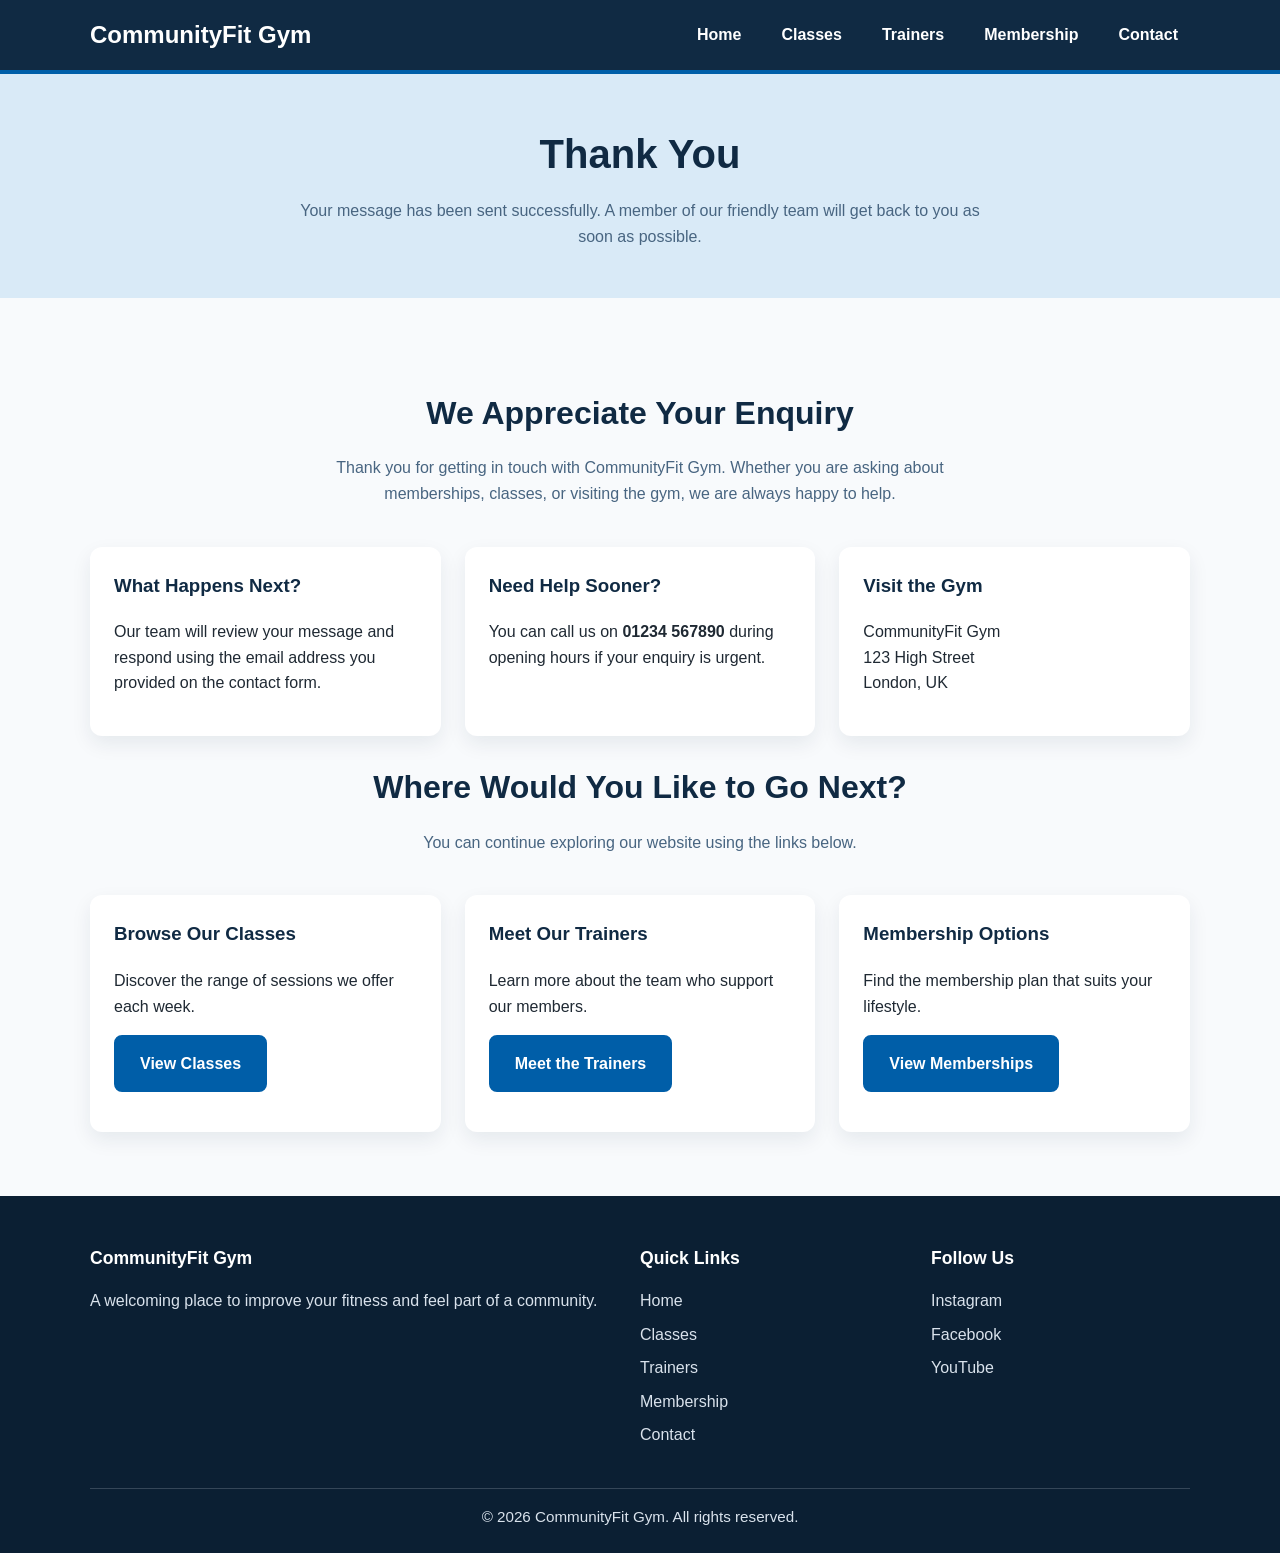
<file: thankyou.html>
<!DOCTYPE html>
<html lang="en">
<head>
  <meta charset="UTF-8">
  <meta name="viewport" content="width=device-width, initial-scale=1.0">
  <title>CommunityFit Gym | Thank You</title>
  <meta name="description" content="Thank you for contacting CommunityFit Gym. Your message has been received.">
  <link rel="stylesheet" href="css/style.css">
</head>
<body>

  <!-- Site Header -->
  <header>
    <div class="container">
      <a href="index.html" class="logo">CommunityFit Gym</a>

      <nav aria-label="Main navigation">
        <ul class="nav-links">
          <li><a href="index.html">Home</a></li>
          <li><a href="classes.html">Classes</a></li>
          <li><a href="trainers.html">Trainers</a></li>
          <li><a href="membership.html">Membership</a></li>
          <li><a href="contact.html">Contact</a></li>
        </ul>
      </nav>
    </div>
  </header>

  <main>

    <!-- Thank You Banner -->
    <section class="page-banner">
      <div class="container">
        <h1>Thank You</h1>
        <p>
          Your message has been sent successfully. A member of our friendly team
          will get back to you as soon as possible.
        </p>
      </div>
    </section>

    <!-- Thank You Content -->
    <section class="section">
      <div class="container">

        <div class="section-heading">
          <h2>We Appreciate Your Enquiry</h2>
          <p>
            Thank you for getting in touch with CommunityFit Gym. Whether you are
            asking about memberships, classes, or visiting the gym, we are always
            happy to help.
          </p>
        </div>

        <div class="contact-grid">

          <div class="contact-box">
            <h3>What Happens Next?</h3>
            <p>
              Our team will review your message and respond using the email address
              you provided on the contact form.
            </p>
          </div>

          <div class="contact-box">
            <h3>Need Help Sooner?</h3>
            <p>
              You can call us on <strong>01234 567890</strong> during opening hours
              if your enquiry is urgent.
            </p>
          </div>

          <div class="contact-box">
            <h3>Visit the Gym</h3>
            <p>
              CommunityFit Gym<br>
              123 High Street<br>
              London, UK
            </p>
          </div>

        </div>

        <div class="section-heading">
          <h2>Where Would You Like to Go Next?</h2>
          <p>
            You can continue exploring our website using the links below.
          </p>
        </div>

        <div class="contact-grid">
          <div class="contact-box">
            <h3>Browse Our Classes</h3>
            <p>Discover the range of sessions we offer each week.</p>
            <p><a href="classes.html" class="btn">View Classes</a></p>
          </div>

          <div class="contact-box">
            <h3>Meet Our Trainers</h3>
            <p>Learn more about the team who support our members.</p>
            <p><a href="trainers.html" class="btn">Meet the Trainers</a></p>
          </div>

          <div class="contact-box">
            <h3>Membership Options</h3>
            <p>Find the membership plan that suits your lifestyle.</p>
            <p><a href="membership.html" class="btn">View Memberships</a></p>
          </div>
        </div>

      </div>
    </section>

  </main>

  <!-- Site Footer -->
  <footer>
    <div class="container footer-content">

      <div>
        <h2 class="footer-heading">CommunityFit Gym</h2>
        <p>A welcoming place to improve your fitness and feel part of a community.</p>
      </div>

      <div>
        <h2 class="footer-heading">Quick Links</h2>
        <ul class="footer-links">
          <li><a href="index.html">Home</a></li>
          <li><a href="classes.html">Classes</a></li>
          <li><a href="trainers.html">Trainers</a></li>
          <li><a href="membership.html">Membership</a></li>
          <li><a href="contact.html">Contact</a></li>
        </ul>
      </div>

      <div>
        <h2 class="footer-heading">Follow Us</h2>
        <ul class="footer-links">
          <li><a href="https://www.instagram.com/" target="_blank" rel="noopener noreferrer">Instagram</a></li>
          <li><a href="https://www.facebook.com/" target="_blank" rel="noopener noreferrer">Facebook</a></li>
          <li><a href="https://www.youtube.com/" target="_blank" rel="noopener noreferrer">YouTube</a></li>
        </ul>
      </div>

    </div>

    <div class="container">
      <p class="copyright">&copy; 2026 CommunityFit Gym. All rights reserved.</p>
    </div>
  </footer>

</body>
</html>
</file>
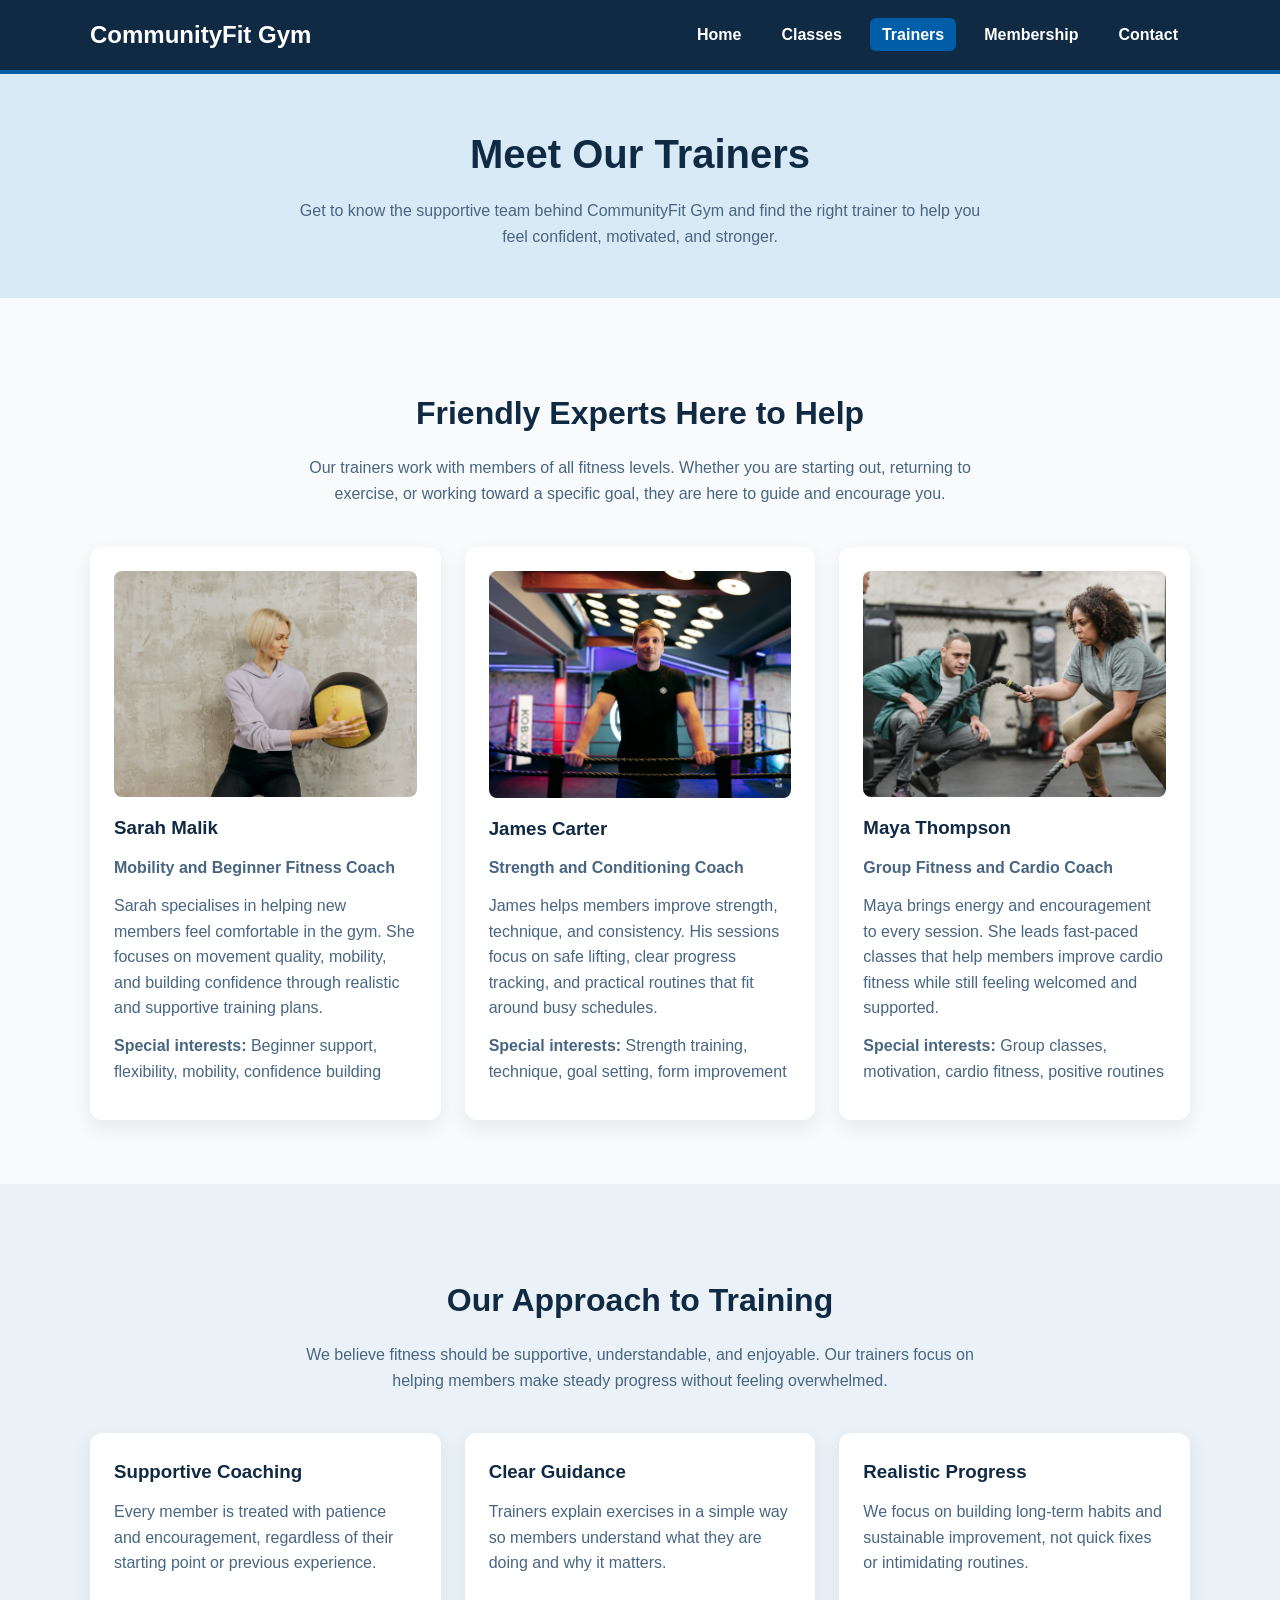
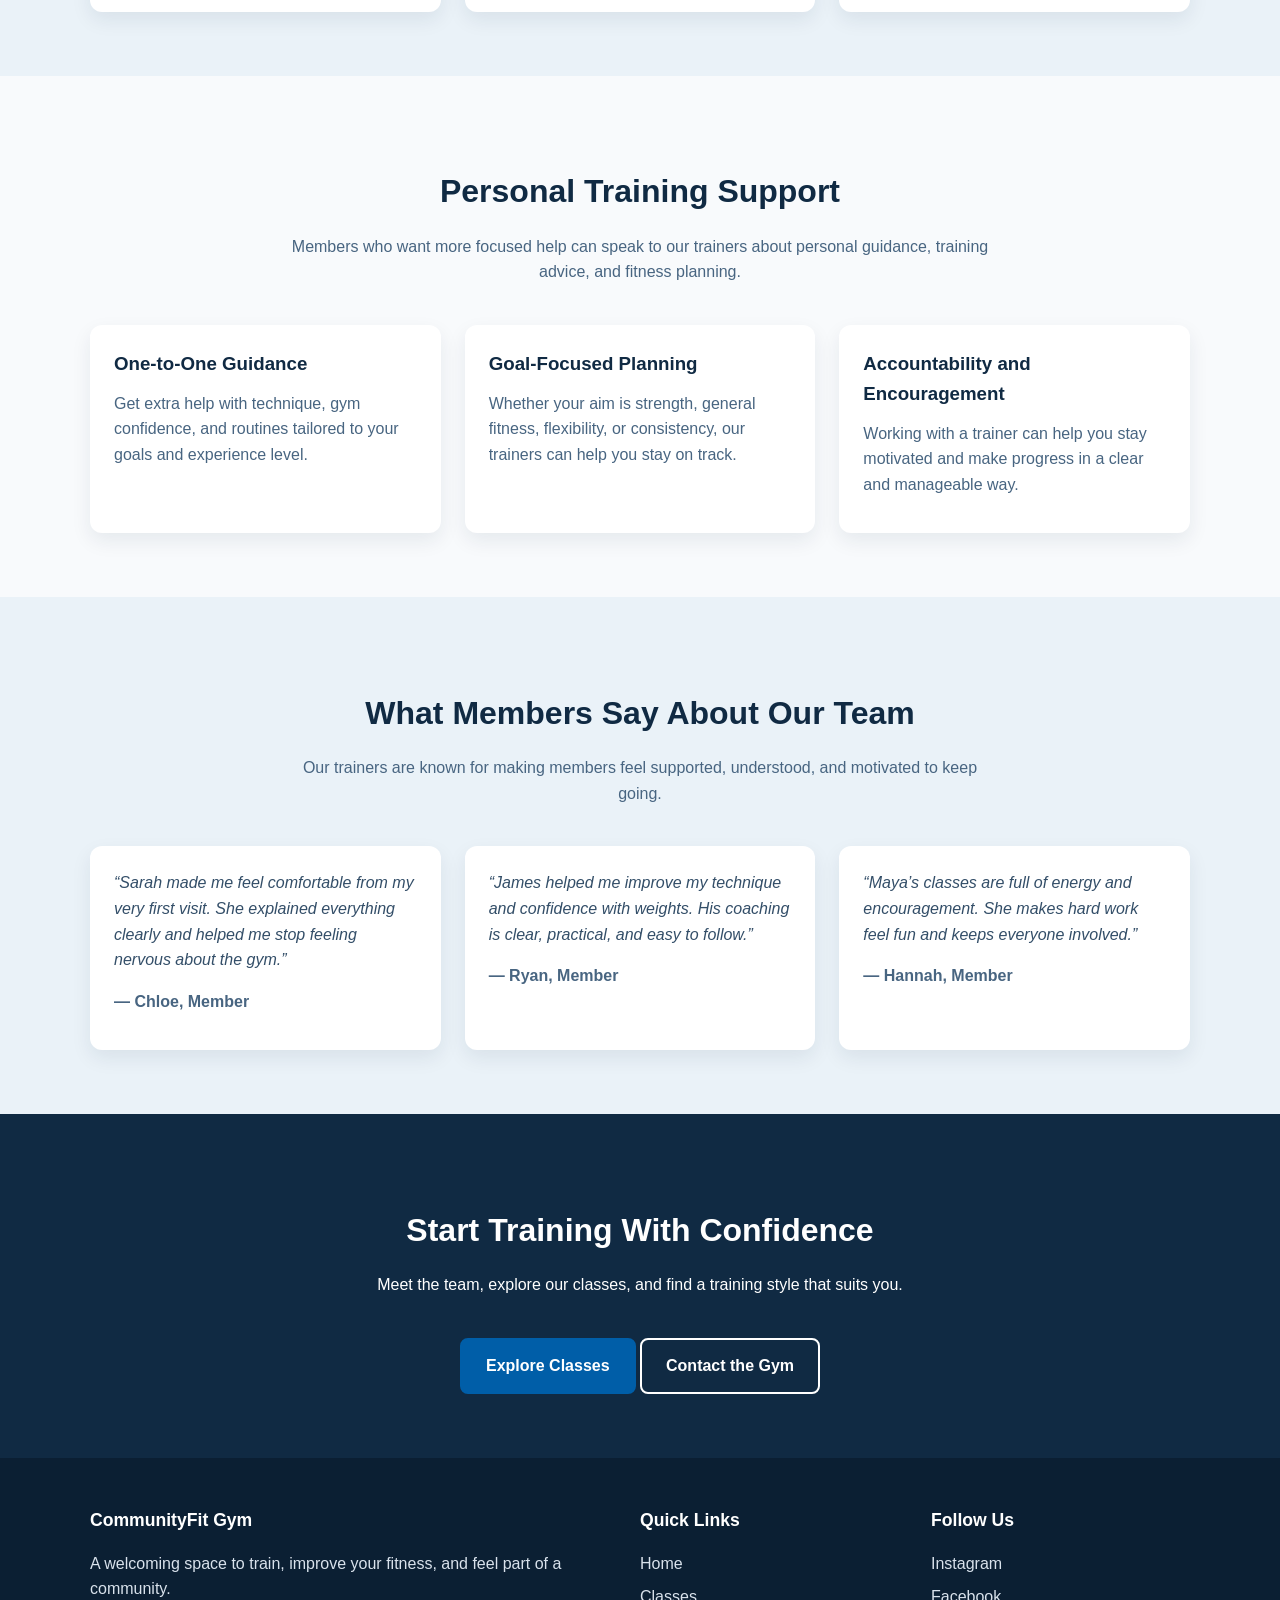
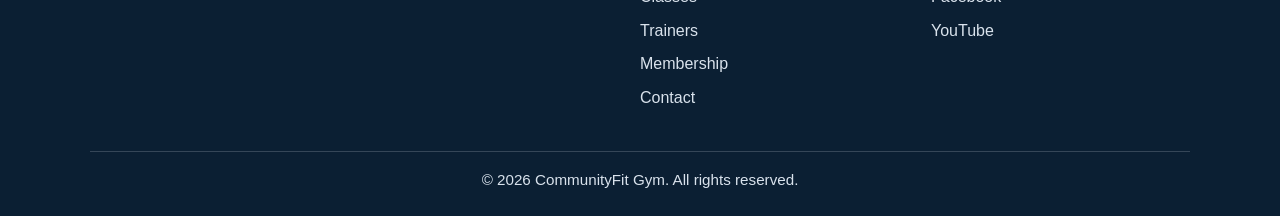
<file: trainers.html>
<!DOCTYPE html>
<html lang="en">
<head>
  <meta charset="UTF-8">
  <meta name="viewport" content="width=device-width, initial-scale=1.0">
  <title>CommunityFit Gym | Trainers</title>
  <meta name="description" content="Meet the friendly trainers at CommunityFit Gym and learn how they support members with strength, fitness, confidence, and wellbeing goals.">
  <link rel="stylesheet" href="css/style.css">
</head>
<body>
  <!-- Site Header -->
  <header>
    <div class="container">
      <a href="index.html" class="logo">CommunityFit Gym</a>

      <nav aria-label="Main navigation">
        <ul class="nav-links">
          <li><a href="index.html">Home</a></li>
          <li><a href="classes.html">Classes</a></li>
          <li><a href="trainers.html" aria-current="page">Trainers</a></li>
          <li><a href="membership.html">Membership</a></li>
          <li><a href="contact.html">Contact</a></li>
        </ul>
      </nav>
    </div>
  </header>

  <main>
    <!-- Page Intro -->
    <section class="page-banner">
      <div class="container">
        <h1>Meet Our Trainers</h1>
        <p>
          Get to know the supportive team behind CommunityFit Gym and find the right
          trainer to help you feel confident, motivated, and stronger.
        </p>
      </div>
    </section>

    <!-- Trainer Profiles -->
    <section class="section">
      <div class="container">
        <div class="section-heading">
          <h2>Friendly Experts Here to Help</h2>
          <p>
            Our trainers work with members of all fitness levels. Whether you are
            starting out, returning to exercise, or working toward a specific goal,
            they are here to guide and encourage you.
          </p>
        </div>

        <div class="card-grid">
          <article class="card trainer-card">
            <img src="images/sarah-female-instructor.jpg" alt="Trainer Sarah smiling in the gym">
            <h3>Sarah Malik</h3>
            <p class="trainer-role">Mobility and Beginner Fitness Coach</p>
            <p>
              Sarah specialises in helping new members feel comfortable in the gym.
              She focuses on movement quality, mobility, and building confidence
              through realistic and supportive training plans.
            </p>
            <p><strong>Special interests:</strong> Beginner support, flexibility, mobility, confidence building</p>
          </article>

          <article class="card trainer-card">
            <img src="images/james-male-instructor.jpg" alt="Trainer James standing confidently in the gym weight area">
            <h3>James Carter</h3>
            <p class="trainer-role">Strength and Conditioning Coach</p>
            <p>
              James helps members improve strength, technique, and consistency.
              His sessions focus on safe lifting, clear progress tracking, and
              practical routines that fit around busy schedules.
            </p>
            <p><strong>Special interests:</strong> Strength training, technique, goal setting, form improvement</p>
          </article>

          <article class="card trainer-card">
            <img src="images/maya-female-instructor.jpg" alt="Trainer Maya leading an energetic group fitness session">
            <h3>Maya Thompson</h3>
            <p class="trainer-role">Group Fitness and Cardio Coach</p>
            <p>
              Maya brings energy and encouragement to every session. She leads
              fast-paced classes that help members improve cardio fitness while
              still feeling welcomed and supported.
            </p>
            <p><strong>Special interests:</strong> Group classes, motivation, cardio fitness, positive routines</p>
          </article>
        </div>
      </div>
    </section>

    <!-- Training Philosophy -->
    <section class="section section-alt">
      <div class="container">
        <div class="section-heading">
          <h2>Our Approach to Training</h2>
          <p>
            We believe fitness should be supportive, understandable, and enjoyable.
            Our trainers focus on helping members make steady progress without feeling overwhelmed.
          </p>
        </div>

        <div class="card-grid">
          <article class="card">
            <h3>Supportive Coaching</h3>
            <p>
              Every member is treated with patience and encouragement, regardless
              of their starting point or previous experience.
            </p>
          </article>

          <article class="card">
            <h3>Clear Guidance</h3>
            <p>
              Trainers explain exercises in a simple way so members understand
              what they are doing and why it matters.
            </p>
          </article>

          <article class="card">
            <h3>Realistic Progress</h3>
            <p>
              We focus on building long-term habits and sustainable improvement,
              not quick fixes or intimidating routines.
            </p>
          </article>
        </div>
      </div>
    </section>

    <!-- Personal Training -->
    <section class="section">
      <div class="container">
        <div class="section-heading">
          <h2>Personal Training Support</h2>
          <p>
            Members who want more focused help can speak to our trainers about
            personal guidance, training advice, and fitness planning.
          </p>
        </div>

        <div class="card-grid">
          <article class="card">
            <h3>One-to-One Guidance</h3>
            <p>
              Get extra help with technique, gym confidence, and routines tailored
              to your goals and experience level.
            </p>
          </article>

          <article class="card">
            <h3>Goal-Focused Planning</h3>
            <p>
              Whether your aim is strength, general fitness, flexibility, or
              consistency, our trainers can help you stay on track.
            </p>
          </article>

          <article class="card">
            <h3>Accountability and Encouragement</h3>
            <p>
              Working with a trainer can help you stay motivated and make progress
              in a clear and manageable way.
            </p>
          </article>
        </div>
      </div>
    </section>

    <!-- Member Testimonials -->
    <section class="section section-alt">
      <div class="container">
        <div class="section-heading">
          <h2>What Members Say About Our Team</h2>
          <p>
            Our trainers are known for making members feel supported, understood,
            and motivated to keep going.
          </p>
        </div>

        <div class="card-grid">
          <div class="card">
            <blockquote>
              “Sarah made me feel comfortable from my very first visit. She explained
              everything clearly and helped me stop feeling nervous about the gym.”
            </blockquote>
            <p class="testimonial-name">— Chloe, Member</p>
          </div>

          <div class="card">
            <blockquote>
              “James helped me improve my technique and confidence with weights.
              His coaching is clear, practical, and easy to follow.”
            </blockquote>
            <p class="testimonial-name">— Ryan, Member</p>
          </div>

          <div class="card">
            <blockquote>
              “Maya’s classes are full of energy and encouragement. She makes hard
              work feel fun and keeps everyone involved.”
            </blockquote>
            <p class="testimonial-name">— Hannah, Member</p>
          </div>
        </div>
      </div>
    </section>

    <!-- Call to Action -->
    <section class="section cta-section">
      <div class="container">
        <div class="section-heading">
          <h2>Start Training With Confidence</h2>
          <p>
            Meet the team, explore our classes, and find a training style that suits you.
          </p>
        </div>

        <div class="center-content">
          <a href="classes.html" class="btn">Explore Classes</a>
          <a href="contact.html" class="btn btn-secondary">Contact the Gym</a>
        </div>
      </div>
    </section>
  </main>

  <!-- Site Footer -->
  <footer>
    <div class="container footer-content">
      <div>
        <h2 class="footer-heading">CommunityFit Gym</h2>
        <p>A welcoming space to train, improve your fitness, and feel part of a community.</p>
      </div>

      <div>
        <h2 class="footer-heading">Quick Links</h2>
        <ul class="footer-links">
          <li><a href="index.html">Home</a></li>
          <li><a href="classes.html">Classes</a></li>
          <li><a href="trainers.html">Trainers</a></li>
          <li><a href="membership.html">Membership</a></li>
          <li><a href="contact.html">Contact</a></li>
        </ul>
      </div>

      <div>
        <h2 class="footer-heading">Follow Us</h2>
        <ul class="footer-links">
          <li><a href="https://www.instagram.com/" target="_blank" rel="noopener noreferrer">Instagram</a></li>
          <li><a href="https://www.facebook.com/" target="_blank" rel="noopener noreferrer">Facebook</a></li>
          <li><a href="https://www.youtube.com/" target="_blank" rel="noopener noreferrer">YouTube</a></li>
        </ul>
      </div>
    </div>

    <div class="container">
      <p class="copyright">&copy; 2026 CommunityFit Gym. All rights reserved.</p>
    </div>
  </footer>
</body>
</html>
</file>
<file: css/style.css>
/* ========================================
   COMMUNITY GYM WEBSITE STYLESHEET
   Main stylesheet for all pages
   ======================================== */

/* ========================================
   CSS RESET / BASE STYLES
   ======================================== */
*,
*::before,
*::after {
  box-sizing: border-box;
}

html {
  font-size: 100%;
  scroll-behavior: smooth;
}

body {
  margin: 0;
  font-family: Arial, Helvetica, sans-serif;
  line-height: 1.6;
  color: #1f2933;
  background-color: #f8fafc;
}

img {
  display: block;
  max-width: 100%;
  height: auto;
}

table {
  border-collapse: collapse;
  width: 100%;
}

input,
textarea,
button {
  font: inherit;
}

a {
  color: inherit;
  text-decoration: none;
}

ul {
  padding-left: 0;
  margin: 0;
  list-style: none;
}

/* ========================================
   GLOBAL LAYOUT
   ======================================== */
.container {
  width: min(1100px, 90%);
  margin: 0 auto;
}

.section {
  padding: 4rem 0;
}

.section-alt {
  background-color: #eaf2f8;
}

.section-heading {
  max-width: 700px;
  margin: 0 auto 2.5rem;
  text-align: center;
}

.section-heading h2 {
  margin-bottom: 1rem;
  font-size: 2rem;
  color: #102a43;
}

.section-heading p {
  margin: 0;
  color: #486581;
}

.center-content {
  text-align: center;
  margin-top: 2rem;
}

.sr-only {
  position: absolute;
  width: 1px;
  height: 1px;
  padding: 0;
  margin: -1px;
  overflow: hidden;
  clip-path: inset(50%);
  white-space: nowrap;
  border: 0;
}

/* ========================================
   HEADER / NAVIGATION
   ======================================== */
header {
  background-color: #102a43;
  color: #ffffff;
  padding: 1rem 0;
  border-bottom: 4px solid #005ea8;
}

header .container {
  display: flex;
  justify-content: space-between;
  align-items: center;
  gap: 1.5rem;
}

.logo {
  font-size: 1.5rem;
  font-weight: bold;
  color: #ffffff;
}

.nav-links {
  display: flex;
  flex-wrap: wrap;
  gap: 1rem;
}

.nav-links a {
  color: #ffffff;
  font-weight: 600;
  padding: 0.5rem 0.75rem;
  border-radius: 0.375rem;
  transition: background-color 0.3s ease;
}

.nav-links a:hover {
  background-color: rgba(255, 255, 255, 0.15);
}

.nav-links a[aria-current="page"] {
  background-color: #005ea8;
  color: #ffffff;
}

.logo:focus-visible,
.nav-links a:focus-visible,
.btn:focus-visible,
.text-link:focus-visible,
.footer-links a:focus-visible {
  outline: 3px solid #ffbf47;
  outline-offset: 3px;
  box-shadow: 0 0 0 5px rgba(11, 31, 51, 0.85);
}

/* ========================================
   HERO / PAGE BANNER
   ======================================== */
.hero {
  background: linear-gradient(to right, #102a43, #243b53);
  color: #ffffff;
  padding: 4rem 0;
}

.hero-content {
  display: grid;
  grid-template-columns: 1.1fr 1fr;
  align-items: center;
  gap: 2rem;
}

.hero-text h1 {
  margin-top: 0;
  margin-bottom: 1rem;
  font-size: 2.75rem;
  line-height: 1.2;
}

.hero-text p {
  margin-bottom: 1.5rem;
  color: #d9e2ec;
  max-width: 580px;
}

.hero-image img {
  border-radius: 0.75rem;
  object-fit: cover;
  min-height: 300px;
  width: 100%;
}

.hero-buttons {
  display: flex;
  flex-wrap: wrap;
  gap: 1rem;
}

.page-banner {
  background-color: #d9eaf7;
  padding: 3rem 0;
  text-align: center;
}

.page-banner h1 {
  margin-top: 0;
  margin-bottom: 0.75rem;
  font-size: 2.5rem;
  color: #102a43;
}

.page-banner p {
  max-width: 700px;
  margin: 0 auto;
  color: #486581;
}

/* ========================================
   BUTTONS / LINKS
   ======================================== */
.btn {
  display: inline-block;
  background-color: #005ea8;
  color: #ffffff;
  border: 2px solid #005ea8;
  padding: 0.85rem 1.5rem;
  border-radius: 0.5rem;
  font-weight: 700;
  transition: background-color 0.3s ease, border-color 0.3s ease,
    color 0.3s ease, transform 0.3s ease;
  cursor: pointer;
}

.btn:hover {
  background-color: #004b8d;
  border-color: #004b8d;
  transform: translateY(-2px);
}

.btn-secondary {
  background-color: transparent;
  border: 2px solid #ffffff;
  color: #ffffff;
}

.hero .btn-secondary:hover {
  background-color: #ffffff;
  color: #102a43;
}

.section .btn-secondary,
.center-content .btn-secondary {
  background-color: transparent;
  border-color: #005ea8;
  color: #005ea8;
}

.section .btn-secondary:hover,
.center-content .btn-secondary:hover {
  background-color: #005ea8;
  color: #ffffff;
}

.cta-section .btn-secondary {
  background-color: transparent;
  border-color: #ffffff;
  color: #ffffff;
}

.cta-section .btn-secondary:hover {
  background-color: #ffffff;
  color: #102a43;
}

.text-link {
  color: #005ea8;
  font-weight: 700;
}

.text-link:hover {
  text-decoration: underline;
}

.section-link {
  text-align: center;
  margin-top: 2rem;
}

/* ========================================
   CARD LAYOUTS
   ======================================== */
.card-grid {
  display: grid;
  grid-template-columns: repeat(3, 1fr);
  gap: 1.5rem;
}

.card {
  background-color: #ffffff;
  border-radius: 0.75rem;
  padding: 1.5rem;
  box-shadow: 0 8px 20px rgba(16, 42, 67, 0.08);
  height: 100%;
}

.card img {
  width: 100%;
  border-radius: 0.5rem;
  margin-bottom: 1rem;
  object-fit: cover;
  aspect-ratio: 4 / 3;
}

.card h3 {
  margin-top: 0;
  margin-bottom: 0.75rem;
  color: #102a43;
}

.card p {
  margin-top: 0;
  margin-bottom: 0.75rem;
  color: #486581;
}

.trainer-role {
  font-weight: 700;
  color: #005ea8;
}

blockquote {
  margin: 0 0 1rem;
  font-style: italic;
  color: #334e68;
}

.testimonial-name {
  font-weight: 700;
  color: #102a43;
  margin-bottom: 0;
}

/* ========================================
   MEMBERSHIP
   ======================================== */
.membership-grid {
  align-items: stretch;
}

.membership-card {
  text-align: center;
}

.featured-plan {
  border: 3px solid #005ea8;
  position: relative;
}

.price {
  font-size: 2.25rem;
  font-weight: bold;
  color: #102a43;
  margin: 1rem 0;
}

.price span {
  font-size: 1rem;
  font-weight: normal;
  color: #486581;
}

.membership-features {
  margin: 1.5rem 0;
  text-align: left;
}

.membership-features li {
  padding: 0.5rem 0;
  border-bottom: 1px solid #e6edf3;
  color: #486581;
}

.membership-features li:last-child {
  border-bottom: none;
}

.faq-grid {
  display: grid;
  grid-template-columns: repeat(3, 1fr);
  gap: 1.5rem;
}

/* ========================================
   TABLES
   ======================================== */
.table-wrapper,
.hours-table-wrapper {
  overflow-x: auto;
}

.schedule-table,
.hours-table {
  background-color: #ffffff;
  border-radius: 0.5rem;
  overflow: hidden;
  box-shadow: 0 8px 20px rgba(16, 42, 67, 0.08);
}

.schedule-table th,
.schedule-table td,
.hours-table th,
.hours-table td {
  padding: 1rem;
  text-align: left;
  border-bottom: 1px solid #d9e2ec;
}

.schedule-table thead,
.hours-table thead {
  background-color: #102a43;
  color: #ffffff;
}

.schedule-table tbody tr:nth-child(even),
.hours-table tbody tr:nth-child(even) {
  background-color: #f8fafc;
}

/* ========================================
   CONTACT / FORM
   ======================================== */
.contact-preview,
.contact-grid {
  display: grid;
  grid-template-columns: repeat(2, 1fr);
  gap: 1.5rem;
}

.contact-grid {
  grid-template-columns: repeat(3, 1fr);
}

.contact-box {
  background-color: #ffffff;
  padding: 1.5rem;
  border-radius: 0.75rem;
  box-shadow: 0 8px 20px rgba(16, 42, 67, 0.08);
}

.contact-box h3 {
  margin-top: 0;
  color: #102a43;
}

.contact-form {
  max-width: 750px;
  margin: 0 auto;
  background-color: #ffffff;
  padding: 2rem;
  border-radius: 0.75rem;
  box-shadow: 0 8px 20px rgba(16, 42, 67, 0.08);
}

.form-group {
  margin-bottom: 1.25rem;
}

.form-group label {
  display: block;
  margin-bottom: 0.5rem;
  font-weight: 700;
  color: #102a43;
}

.form-group input,
.form-group textarea {
  width: 100%;
  padding: 0.9rem 1rem;
  border: 1px solid #bcccdc;
  border-radius: 0.5rem;
  background-color: #ffffff;
  color: #1f2933;
}

.form-group input:focus-visible,
.form-group textarea:focus-visible {
  outline: 3px solid #005ea8;
  outline-offset: 2px;
  border-color: #005ea8;
  box-shadow: 0 0 0 2px #ffffff;
}

/* ========================================
   CTA SECTION
   ======================================== */
.cta-section {
  background-color: #102a43;
  color: #ffffff;
}

.cta-section .section-heading h2,
.cta-section .section-heading p {
  color: #ffffff;
}

/* ========================================
   FOOTER
   ======================================== */
footer {
  background-color: #0b1f33;
  color: #d9e2ec;
  padding: 3rem 0 1.5rem;
}

.footer-content {
  display: grid;
  grid-template-columns: 2fr 1fr 1fr;
  gap: 2rem;
  margin-bottom: 2rem;
}

.footer-heading {
  font-size: 1.1rem;
  margin-top: 0;
  margin-bottom: 1rem;
  color: #ffffff;
}

.footer-links li {
  margin-bottom: 0.5rem;
}

.footer-links a:hover {
  color: #ffffff;
  text-decoration: underline;
}

.copyright {
  margin: 0;
  text-align: center;
  border-top: 1px solid rgba(217, 226, 236, 0.2);
  padding-top: 1rem;
  font-size: 0.95rem;
}

/* ========================================
   RESPONSIVE DESIGN
   ======================================== */
@media (max-width: 900px) {
  header .container,
  .hero-content,
  .footer-content,
  .contact-grid,
  .contact-preview,
  .card-grid,
  .faq-grid {
    grid-template-columns: 1fr;
  }

  header .container {
    display: flex;
    flex-direction: column;
    align-items: flex-start;
  }

  .nav-links {
    width: 100%;
  }

  .hero-text h1 {
    font-size: 2.2rem;
  }

  .footer-content {
    display: grid;
  }
}

@media (max-width: 700px) {
  .section {
    padding: 3rem 0;
  }

  .hero {
    padding: 3rem 0;
  }

  .hero-text h1,
  .page-banner h1 {
    font-size: 2rem;
  }

  .section-heading h2 {
    font-size: 1.75rem;
  }

  .nav-links {
    flex-direction: column;
    align-items: flex-start;
  }

  .hero-buttons,
  .center-content {
    display: flex;
    flex-direction: column;
    align-items: stretch;
    gap: 1rem;
  }

  .btn {
    text-align: center;
  }

  .contact-form {
    padding: 1.5rem;
  }

  .schedule-table th,
  .schedule-table td,
  .hours-table th,
  .hours-table td {
    padding: 0.75rem;
  }
}

@media (max-width: 480px) {
  body {
    font-size: 0.95rem;
  }

  .container {
    width: 92%;
  }

  .hero-text h1,
  .page-banner h1 {
    font-size: 1.75rem;
  }

  .section-heading h2 {
    font-size: 1.5rem;
  }

  .logo {
    font-size: 1.25rem;
  }

  .card,
  .contact-box,
  .contact-form {
    padding: 1.25rem;
  }
}
</file>
